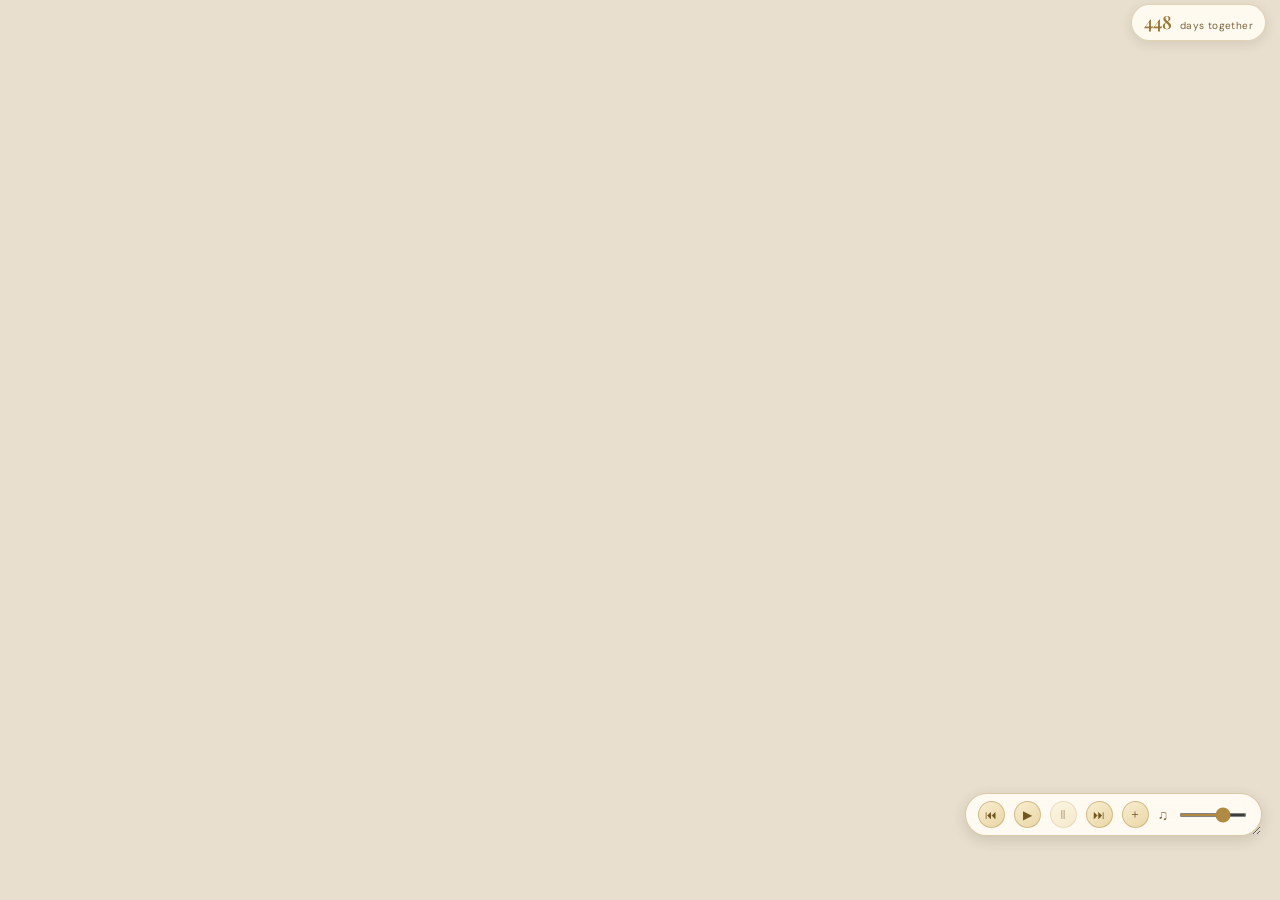
<file: index.html>
<!doctype html>
<html lang="en">
  <head>
    <meta charset="UTF-8" />
    <meta name="viewport" content="width=device-width, initial-scale=1.0" />
    <meta name="theme-color" content="#e9dfcc" />
    <title>Our little scrapbook</title>
    <link rel="preconnect" href="https://fonts.googleapis.com" />
    <link rel="preconnect" href="https://fonts.gstatic.com" crossorigin />
    <link href="https://fonts.googleapis.com/css2?family=Caveat:wght@400;500;600;700&family=DM+Sans:wght@400;500;600;700&family=Playfair+Display:wght@500;600&display=swap" rel="stylesheet" />
    <link rel="stylesheet" href="features.css" />
    <style>
      :root {
        color-scheme: light;
        font-family: "DM Sans", sans-serif;
        color: #36362f;
        background: #e8dfce;
        font-synthesis: none;
        text-rendering: optimizeLegibility;
        -webkit-font-smoothing: antialiased;
        --ink: #38372f;
        --muted: #898475;
        --paper: #f7f1e4;
        --theme-color: #58715b;
        --green: var(--theme-color);
        --desk-color: color-mix(in srgb, var(--theme-color) 12%, #e8dfce);
        --paper-color: color-mix(in srgb, var(--theme-color) 5%, #f7f1e4);
        --note-color: color-mix(in srgb, var(--theme-color) 14%, #f9e89e);
        --script: "Caveat", cursive;
      }

      * { box-sizing: border-box; }
      body { margin: 0; min-width: 320px; min-height: 100vh; }
      button { font: inherit; }
      #root { min-height: 100vh; }

      .desk {
        position: relative;
        display: grid;
        min-height: 100vh;
        place-items: center;
        overflow: hidden;
        padding: 34px clamp(14px, 4vw, 56px);
        background-color: var(--desk-color);
        background-image:
          radial-gradient(ellipse at 18% 22%, rgba(255, 255, 255, .47), transparent 38%),
          radial-gradient(ellipse at 84% 78%, rgba(172, 151, 111, .14), transparent 38%),
          url("data:image/svg+xml,%3Csvg viewBox='0 0 180 180' xmlns='http://www.w3.org/2000/svg'%3E%3Cfilter id='n'%3E%3CfeTurbulence type='fractalNoise' baseFrequency='.82' numOctaves='3' stitchTiles='stitch'/%3E%3C/filter%3E%3Crect width='100%25' height='100%25' filter='url(%23n)' opacity='.15'/%3E%3C/svg%3E");
        background-size: auto, auto, 190px 190px;
      }

      .scrapbook {
        position: relative;
        width: min(1120px, 100%);
        height: min(740px, calc(100vh - 68px));
        min-height: 570px;
        overflow: hidden;
        border: 1px solid rgba(112, 95, 64, .19);
        border-radius: 5px 8px 7px 5px;
        background-color: var(--paper-color);
        background-image:
          linear-gradient(90deg, transparent 49.8%, rgba(126, 111, 81, .10) 50%, rgba(255, 255, 255, .38) 50.2%, transparent 50.55%),
          radial-gradient(ellipse at 5% 10%, rgba(255, 255, 255, .7), transparent 45%),
          url("data:image/svg+xml,%3Csvg viewBox='0 0 180 180' xmlns='http://www.w3.org/2000/svg'%3E%3Cfilter id='p'%3E%3CfeTurbulence type='fractalNoise' baseFrequency='.7' numOctaves='3' stitchTiles='stitch'/%3E%3C/filter%3E%3Crect width='100%25' height='100%25' filter='url(%23p)' opacity='.10'/%3E%3C/svg%3E");
        background-size: 100% 100%, auto, 170px 170px;
        box-shadow: 0 25px 70px rgba(63, 49, 28, .2), 0 3px 8px rgba(66, 52, 33, .1), inset 0 0 0 8px rgba(255, 255, 255, .21);
      }

      .scrapbook::before {
        position: absolute;
        top: 0;
        bottom: 0;
        left: 50%;
        width: 18px;
        transform: translateX(-50%);
        background: linear-gradient(90deg, rgba(91, 76, 52, .03), rgba(91, 76, 52, .10), rgba(255, 255, 255, .22), rgba(91, 76, 52, .03));
        content: "";
        pointer-events: none;
      }

      .page-edge {
        position: absolute;
        inset: 12px;
        border: 1px solid rgba(130, 113, 81, .13);
        pointer-events: none;
      }

      .toolbar {
        position: absolute;
        z-index: 20;
        top: 26px;
        right: 34px;
        left: 34px;
        display: flex;
        align-items: center;
        justify-content: space-between;
        pointer-events: none;
      }

      .toolbar > * { pointer-events: auto; }

      .brand {
        display: flex;
        align-items: center;
        gap: 10px;
        color: #666252;
        font-size: 10px;
        font-weight: 700;
        letter-spacing: .16em;
        text-transform: uppercase;
      }

      .brand-mark {
        display: grid;
        width: 29px;
        height: 29px;
        place-items: center;
        border: 1px solid rgba(89, 107, 81, .3);
        border-radius: 50%;
        color: var(--green);
        font-size: 15px;
      }

      .tools { display: flex; gap: 7px; }

      .tool-button {
        display: flex;
        align-items: center;
        gap: 7px;
        padding: 9px 12px;
        border: 1px solid rgba(105, 94, 70, .2);
        border-radius: 3px;
        background: rgba(255, 252, 244, .72);
        color: #5b584b;
        font-size: 11px;
        cursor: pointer;
        box-shadow: 0 2px 3px rgba(64, 51, 30, .04);
        transition: transform 160ms ease, background 160ms ease;
      }

      .tool-button:hover { transform: translateY(-2px); background: #fffaf0; }
      .tool-button .plus { color: var(--green); font-size: 16px; line-height: 10px; }
      .tool-button .tool-icon { color: var(--green); font-size: 14px; line-height: 1; }
      .file-input { display: none; }

      .page-title {
        position: absolute;
        top: 17%;
        left: 50%;
        z-index: 1;
        width: 80%;
        transform: translateX(-50%);
        color: #817966;
        font-size: 9px;
        font-weight: 600;
        letter-spacing: .25em;
        text-align: center;
        text-transform: uppercase;
        pointer-events: none;
      }

      .page-title strong {
        display: block;
        margin-top: 9px;
        color: #47473c;
        font-family: "Playfair Display", Georgia, serif;
        font-size: clamp(24px, 3.4vw, 39px);
        font-weight: 500;
        letter-spacing: -.04em;
        text-transform: none;
      }

      .page-title em {
        display: block;
        margin-top: 6px;
        color: #898171;
        font-family: var(--script);
        font-size: 22px;
        font-style: normal;
        font-weight: 500;
        letter-spacing: 0;
        text-transform: none;
      }

      .page-number {
        position: absolute;
        right: 28px;
        bottom: 20px;
        z-index: 1;
        color: #9c947f;
        font-family: var(--script);
        font-size: 16px;
        pointer-events: none;
      }

      .item {
        position: absolute;
        z-index: 2;
        touch-action: none;
        user-select: none;
        cursor: grab;
        transform: translate(calc(-50% + var(--dx, 0px)), calc(-50% + var(--dy, 0px))) rotate(var(--angle, 0deg));
        transition: filter 150ms ease;
      }

      .item:active { cursor: grabbing; }
      .item.dragging { z-index: 30 !important; filter: drop-shadow(0 10px 12px rgba(50, 42, 30, .2)); }

      .note {
        width: 180px;
        min-height: 100px;
        padding: 14px 16px 13px;
        background: var(--note-color);
        color: #4a473b;
        box-shadow: 1px 5px 9px rgba(69, 54, 25, .16);
      }

      .note::after {
        position: absolute;
        right: 0;
        bottom: 0;
        width: 0;
        height: 0;
        border-bottom: 14px solid rgba(181, 154, 83, .22);
        border-left: 14px solid transparent;
        content: "";
      }

      .note-font { font-family: var(--script); }
      .note-date {
        margin-bottom: 4px;
        color: rgba(74, 71, 59, .66);
        font-family: var(--script);
        font-size: 14px;
      }
      .note-text { font-size: 21px; line-height: 1.05; }
      .note-sign {
        margin-top: 5px;
        color: #718067;
        font-size: 18px;
        text-align: right;
      }

      .photo {
        width: 186px;
        padding: 9px 9px 36px;
        background: #fffdf6;
        box-shadow: 0 5px 15px rgba(52, 44, 30, .2);
      }

      .photo img {
        display: block;
        width: 100%;
        aspect-ratio: 1.12;
        object-fit: cover;
        background: #d7d0bc;
        pointer-events: none;
      }

      .photo video {
        display: block;
        width: 100%;
        aspect-ratio: 1.12;
        background: #292820;
        object-fit: cover;
      }

      .photo video { pointer-events: auto; }
      .photo.video-photo { padding-bottom: 36px; }

      .custom-sticker {
        display: block;
        width: 76px;
        height: 76px;
        object-fit: contain;
        pointer-events: none;
      }

      .media-actions {
        position: absolute;
        top: -12px;
        right: -10px;
        z-index: 3;
        display: flex;
        gap: 3px;
      }

      .media-actions button, .letter-actions button {
        display: grid;
        width: 25px;
        height: 25px;
        place-items: center;
        border: 1px solid rgba(105, 94, 70, .2);
        border-radius: 50%;
        background: rgba(255, 252, 244, .96);
        color: #555145;
        box-shadow: 0 2px 5px rgba(64, 51, 30, .14);
        font-size: 15px;
        line-height: 1;
        cursor: pointer;
      }

      .media-actions button:hover, .letter-actions button:hover { background: #fff; }
      .media-actions .remove-item { color: #a64e43; }

      .item-actions {
        position: absolute;
        top: -13px;
        left: -9px;
        z-index: 4;
        display: flex;
        gap: 3px;
      }

      .item-actions button {
        display: grid;
        width: 23px;
        height: 23px;
        place-items: center;
        border: 1px solid rgba(105, 94, 70, .2);
        border-radius: 50%;
        background: rgba(255, 252, 244, .96);
        color: #555145;
        box-shadow: 0 2px 5px rgba(64, 51, 30, .14);
        font-size: 13px;
        line-height: 1;
        cursor: pointer;
      }

      .item-actions button:hover { background: white; }
      .item-actions .remove-item { color: #a64e43; }

      .note.note-lavender { background: #e6dcf3; }
      .note.note-rose { background: #f5dcd9; }
      .note.note-mint { background: #deebdc; }
      .note.note-sky { background: #dce8f1; }

      .save-button {
        position: fixed;
        right: 20px;
        bottom: 20px;
        z-index: 45;
        padding: 9px 16px;
        border: 1px solid rgba(79, 102, 79, .3);
        border-radius: 20px;
        background: var(--theme-color);
        color: #fffdf6;
        box-shadow: 0 3px 12px rgba(64, 51, 30, .16);
        font-size: 11px;
        cursor: pointer;
      }

      .save-button:hover { filter: brightness(1.08); }
      .save-status { position: fixed; right: 100px; bottom: 29px; z-index: 45; color: #5b584b; font-size: 10px; }

      .selection-tools {
        position: fixed;
        bottom: 61px;
        left: 50%;
        z-index: 45;
        display: flex;
        align-items: center;
        gap: 5px;
        padding: 6px 9px;
        transform: translateX(-50%);
        border: 1px solid rgba(105, 94, 70, .2);
        border-radius: 22px;
        background: rgba(255, 252, 244, .96);
        box-shadow: 0 3px 12px rgba(64, 51, 30, .14);
      }

      .selection-tools span { padding: 0 5px; color: #716b5b; font-size: 10px; }
      .selection-tools button {
        display: grid;
        width: 28px;
        height: 28px;
        place-items: center;
        border: 1px solid rgba(105, 94, 70, .16);
        border-radius: 50%;
        background: #fffaf0;
        color: #555145;
        cursor: pointer;
      }

      .selection-tools button:hover { background: white; }
      .selection-tools .remove-item { color: #a64e43; }

      .theme-control {
        position: fixed;
        bottom: 20px;
        left: 20px;
        z-index: 45;
        display: flex;
        align-items: center;
        gap: 7px;
        padding: 8px 11px;
        border: 1px solid rgba(105, 94, 70, .23);
        border-radius: 20px;
        background: rgba(255, 252, 244, .92);
        color: #5b584b;
        box-shadow: 0 3px 12px rgba(64, 51, 30, .12);
        font-size: 10px;
        cursor: pointer;
      }

      .theme-control input {
        width: 19px;
        height: 19px;
        padding: 0;
        overflow: hidden;
        border: 1px solid rgba(105, 94, 70, .25);
        border-radius: 50%;
        background: transparent;
        cursor: pointer;
      }

      .media.photo { width: var(--media-width, 186px); }
      .media.photo img, .media.photo video { width: 100%; }

      .photo-caption {
        position: absolute;
        right: 5px;
        bottom: 1px;
        left: 5px;
        overflow: hidden;
        color: #575348;
        font-size: 19px;
        text-align: center;
        text-overflow: ellipsis;
        white-space: nowrap;
      }

      .photo-caption small {
        display: block;
        margin-top: -1px;
        font-size: 13px;
        line-height: 1;
      }

      .sticker {
        display: grid;
        width: 75px;
        height: 75px;
        place-items: center;
        filter: drop-shadow(1px 3px 2px rgba(50, 42, 30, .14));
        font-size: 55px;
        line-height: 1;
      }

      .tape {
        width: 104px;
        height: 28px;
        border: 1px solid rgba(163, 128, 77, .12);
        background: repeating-linear-gradient(45deg, rgba(250, 222, 169, .72), rgba(250, 222, 169, .72) 5px, rgba(247, 215, 155, .72) 5px, rgba(247, 215, 155, .72) 10px);
        box-shadow: 0 2px 5px rgba(70, 53, 26, .12);
        opacity: .88;
        backdrop-filter: blur(1px);
      }

      .drag-hint {
        position: absolute;
        right: 0;
        bottom: 20px;
        left: 0;
        z-index: 1;
        color: #8c8574;
        font-family: var(--script);
        font-size: 17px;
        text-align: center;
        pointer-events: none;
      }

      .page-nav {
        position: absolute;
        top: 50%;
        z-index: 40;
        display: grid;
        width: 42px;
        height: 42px;
        transform: translateY(-50%);
        place-items: center;
        border: 1px solid rgba(105, 94, 70, .23);
        border-radius: 50%;
        background: rgba(255, 252, 244, .88);
        color: #5b584b;
        box-shadow: 0 3px 12px rgba(64, 51, 30, .12);
        font-size: 20px;
        text-decoration: none;
        transition: transform 160ms ease, background 160ms ease;
      }

      .page-nav:hover { transform: translateY(-50%) scale(1.07); background: #fffaf0; }
      .page-nav:disabled { opacity: .52; cursor: default; }
      .page-nav:disabled:hover { transform: translateY(-50%); }
      .page-nav.previous { left: max(8px, calc((100% - 1120px) / 2 - 54px)); }
      .page-nav.next { right: max(8px, calc((100% - 1120px) / 2 - 54px)); }

      .note-editor-backdrop {
        position: fixed;
        inset: 0;
        z-index: 100;
        display: grid;
        place-items: center;
        padding: 18px;
        background: rgba(53, 47, 37, .34);
        backdrop-filter: blur(3px);
      }

      .note-editor {
        width: min(390px, 100%);
        padding: 23px;
        border: 1px solid rgba(112, 95, 64, .2);
        background: #fbf5e8;
        box-shadow: 0 16px 50px rgba(39, 32, 23, .25);
      }

      .note-editor h2 {
        margin: 0 0 16px;
        color: #47473c;
        font-family: var(--script);
        font-size: 31px;
        font-weight: 600;
      }

      .note-editor label {
        display: block;
        margin: 12px 0 5px;
        color: #716b5b;
        font-size: 10px;
        letter-spacing: .07em;
        text-transform: uppercase;
      }

      .note-editor input, .note-editor textarea {
        width: 100%;
        padding: 9px 10px;
        border: 1px solid rgba(105, 94, 70, .2);
        border-radius: 2px;
        outline-color: #839078;
        background: rgba(255, 255, 255, .62);
        color: var(--ink);
        font: 17px var(--script);
      }

      .note-editor textarea { min-height: 92px; resize: vertical; }
      .note-editor select { width: 100%; padding: 9px 10px; border: 1px solid rgba(105, 94, 70, .2); background: rgba(255, 255, 255, .62); color: var(--ink); }
      .note-editor-actions { display: flex; justify-content: flex-end; gap: 8px; margin-top: 16px; }
      .note-editor-actions button { padding: 8px 13px; border: 1px solid rgba(105, 94, 70, .2); background: #fffaf0; color: #5b584b; cursor: pointer; }
      .note-editor-actions button[type="submit"] { background: #58715b; color: #fffdf6; }

      @media (max-width: 680px) {
        .desk { min-height: 100svh; padding: 10px; }
        .scrapbook { height: calc(100svh - 20px); min-height: 560px; }
        .toolbar { top: 20px; right: 18px; left: 18px; align-items: flex-start; }
        .brand { gap: 6px; font-size: 8px; }
        .brand-mark { width: 25px; height: 25px; }
        .tools { max-width: 69%; justify-content: flex-end; flex-wrap: wrap; }
        .tool-button { padding: 7px 8px; font-size: 10px; }
        .tool-button .tool-icon { font-size: 13px; }
        .page-title { top: 16%; }
        .note { width: 145px; min-height: 88px; padding: 11px 12px; }
        .note-text { font-size: 19px; }
        .media.photo { width: var(--media-width, 150px); padding: 7px 7px 32px; }
        .sticker { width: 58px; height: 58px; font-size: 43px; }
        .custom-sticker { width: 58px; height: 58px; }
        .tape { width: 82px; height: 23px; }
        .page-nav { width: 35px; height: 35px; font-size: 17px; }
        .page-nav.previous { left: 3px; }
        .page-nav.next { right: 3px; }
      }
    </style>
    <script type="importmap">
      {
        "imports": {
          "react": "https://esm.sh/react@18.3.1",
          "react/jsx-runtime": "https://esm.sh/react@18.3.1/jsx-runtime?external=react",
          "react/jsx-dev-runtime": "https://esm.sh/react@18.3.1/jsx-dev-runtime?external=react",
          "react-dom/client": "https://esm.sh/react-dom@18.3.1/client?external=react"
        }
      }
    </script>
  </head>
  <body>
    <div id="root"></div>
    <script type="module">
      import React, { useRef, useState } from "react";
      import { createRoot } from "react-dom/client";

      // Customize the names, keepsakes, and opening layout here.
      const Configuration = {
        names: ["ANKIT", "SUMAN"],
        subtitle: "little things, kept close",
        items: [
          { id: "photo-lake", type: "photo", x: 27, y: 48, angle: -7, imageUrl: "https://images.unsplash.com/photo-1470770841072-f978cf4d019e?auto=format&fit=crop&w=700&q=85", date: "June 3, 2023", caption: "that quiet little getaway" },
          { id: "note-first", type: "note", x: 70, y: 46, angle: 5, date: "October 14, 2022", text: "The night we met. I knew there was something ✨", sign: "— ANKIT" },
          { id: "tape-photo", type: "tape", x: 27, y: 37, angle: -7 },
          { id: "sticker-flower", type: "sticker", x: 43, y: 63, angle: 10, emoji: "🌼" },
          { id: "photo-coffee", type: "photo", x: 57, y: 70, angle: 6, imageUrl: "https://images.unsplash.com/photo-1511920170033-f8396924c348?auto=format&fit=crop&w=700&q=85", date: "February 11, 2024", caption: "our slow Sunday" },
          { id: "tape-note", type: "tape", x: 70, y: 38, angle: 5 },
          { id: "sticker-heart", type: "sticker", x: 80, y: 67, angle: -8, emoji: "💌" },
          { id: "note-little", type: "note", x: 39, y: 79, angle: -4, date: "A tiny reminder", text: "My favorite place is right next to you.", sign: "love, always" },
        ],
      };

      const STORAGE_KEY = "scrapbook-page1";

      function openAssetStore() {
        return new Promise((resolve, reject) => {
          const request = indexedDB.open("our-little-scrapbook", 1);
          request.onupgradeneeded = () => request.result.createObjectStore("assets");
          request.onsuccess = () => resolve(request.result);
          request.onerror = () => reject(request.error);
        });
      }

      async function saveAsset(key, file) {
        const db = await openAssetStore();
        await new Promise((resolve, reject) => {
          const transaction = db.transaction("assets", "readwrite");
          transaction.objectStore("assets").put(file, key);
          transaction.oncomplete = resolve;
          transaction.onerror = () => reject(transaction.error);
          transaction.onabort = () => reject(transaction.error);
        });
        db.close();
      }

      async function loadAsset(key) {
        const db = await openAssetStore();
        const blob = await new Promise((resolve, reject) => {
          const request = db.transaction("assets").objectStore("assets").get(key);
          request.onsuccess = () => resolve(request.result);
          request.onerror = () => reject(request.error);
        });
        db.close();
        return blob;
      }

      function Draggable({ item, children, zIndex, onRaise, className = "", onMove }) {
        const [offset, setOffset] = useState({ x: item.dx || 0, y: item.dy || 0 });
        const [dragging, setDragging] = useState(false);
        const start = useRef(null);

        React.useEffect(() => {
          setOffset({ x: item.dx || 0, y: item.dy || 0 });
        }, [item.dx, item.dy]);

        function onPointerDown(event) {
          if (event.button !== undefined && event.button !== 0) return;
          if (event.target.closest("video, button")) return;
          event.preventDefault();
          event.stopPropagation();
          start.current = { pointerX: event.clientX, pointerY: event.clientY, x: offset.x, y: offset.y };
          event.currentTarget.setPointerCapture(event.pointerId);
          setDragging(true);
          onRaise(item.id);
        }

        function onPointerMove(event) {
          if (!start.current) return;
          const nextOffset = {
            x: start.current.x + event.clientX - start.current.pointerX,
            y: start.current.y + event.clientY - start.current.pointerY,
          };
          setOffset(nextOffset);
          onMove(item.id, nextOffset);
        }

        function onPointerUp() {
          start.current = null;
          setDragging(false);
        }

        return React.createElement(
          "div",
          {
            className: `item ${className}${dragging ? " dragging" : ""}`,
            style: {
              left: `${item.x}%`,
              top: `${item.y}%`,
              "--angle": `${item.angle || 0}deg`,
              "--dx": `${offset.x}px`,
              "--dy": `${offset.y}px`,
              "--media-width": `${item.width || (window.innerWidth <= 680 ? 150 : 186)}px`,
              zIndex,
            },
            onPointerDown,
            onPointerMove,
            onPointerUp,
            onPointerCancel: onPointerUp,
          },
          children,
        );
      }

      function ScrapItem({ item, selected, zIndex, onRaise, onRemove, onResize, onRotate, onEdit, onMove }) {
        let content;
        let className = "";

        if (item.type === "photo" || item.type === "video") {
          className = `photo media${item.type === "video" ? " video-photo" : ""}`;
          content = React.createElement(
            React.Fragment,
            null,
            item.type === "video"
              ? React.createElement("video", {
                  src: item.mediaUrl,
                  controls: true,
                  playsInline: true,
                  preload: "metadata",
                  "aria-label": item.caption || "Scrapbook video",
                  onClick: (event) => { event.stopPropagation(); onRaise(item.id); },
                })
              : React.createElement("img", { src: item.imageUrl, alt: item.caption || "A scrapbook memory", draggable: false }),
            React.createElement("div", { className: "photo-caption note-font" },
              item.caption,
              item.date && React.createElement("small", null, item.date),
            ),
          );
        } else if (item.type === "note") {
          className = `note${item.noteStyle ? ` note-${item.noteStyle}` : ""}`;
          content = React.createElement(
            React.Fragment,
            null,
            React.createElement("div", { className: "note-date note-font" }, item.date),
            React.createElement("div", { className: "note-text note-font" }, item.text),
            React.createElement("div", { className: "note-sign note-font" }, item.sign),
          );
        } else if (item.type === "sticker") {
          className = "sticker";
          content = item.imageUrl
            ? React.createElement("img", { className: "custom-sticker", src: item.imageUrl, alt: item.caption || "Custom sticker", draggable: false })
            : item.emoji || "✿";
        } else {
          className = "tape";
        }

        const controls = !selected || item.type === "photo" || item.type === "video"
          ? null
          : React.createElement("div", { className: "item-actions", "aria-label": "Item controls" },
              item.type === "note" && React.createElement("button", {
                type: "button", "aria-label": "Edit note", title: "Edit note",
                onClick: (event) => { event.stopPropagation(); onEdit(item); },
              }, "✎"),
              React.createElement("button", {
                type: "button", "aria-label": "Rotate item left", title: "Rotate left",
                onClick: (event) => { event.stopPropagation(); onRotate(item.id, -10); },
              }, "↶"),
              React.createElement("button", {
                type: "button", "aria-label": "Rotate item right", title: "Rotate right",
                onClick: (event) => { event.stopPropagation(); onRotate(item.id, 10); },
              }, "↷"),
              React.createElement("button", {
                className: "remove-item", type: "button", "aria-label": "Remove item", title: "Remove",
                onClick: (event) => { event.stopPropagation(); onRemove(item.id); },
              }, "×"),
            );

        return React.createElement(Draggable, { item, zIndex, onRaise, onMove, className },
          content,
          selected && (item.type === "photo" || item.type === "video")
            ? React.createElement("div", { className: "media-actions", "aria-label": "Media controls" },
                React.createElement("button", { type: "button", "aria-label": "Rotate media left", onClick: (event) => { event.stopPropagation(); onRotate(item.id, -10); } }, "↶"),
                React.createElement("button", { type: "button", "aria-label": "Rotate media right", onClick: (event) => { event.stopPropagation(); onRotate(item.id, 10); } }, "↷"),
                React.createElement("button", { type: "button", "aria-label": "Make media smaller", onClick: (event) => { event.stopPropagation(); onResize(item.id, -20); } }, "−"),
                React.createElement("button", { type: "button", "aria-label": "Make media larger", onClick: (event) => { event.stopPropagation(); onResize(item.id, 20); } }, "+"),
                React.createElement("button", { className: "remove-item", type: "button", "aria-label": "Remove media", onClick: (event) => { event.stopPropagation(); onRemove(item.id); } }, "×"),
              )
            : controls,
        );
      }

      function App() {
        const [items, setItems] = useState(() => {
          try {
            return JSON.parse(localStorage.getItem(STORAGE_KEY)) || Configuration.items;
          } catch (error) {
            console.error("Could not read the saved scrapbook.", error);
            return Configuration.items;
          }
        });
        const [raisedId, setRaisedId] = useState(null);
        const [noteEditorOpen, setNoteEditorOpen] = useState(false);
        const [editingNoteId, setEditingNoteId] = useState(null);
        const [noteDraft, setNoteDraft] = useState({ date: "", text: "", sign: "", noteStyle: "" });
        const [saveStatus, setSaveStatus] = useState("");
        const nextId = useRef(Date.now());
        const photoInput = useRef(null);
        const videoInput = useRef(null);
        const stickerInput = useRef(null);
        const [themeColor, setThemeColor] = useState(() => localStorage.getItem("scrapbook-theme") || "#58715b");

        React.useEffect(() => {
          document.documentElement.style.setProperty("--theme-color", themeColor);
        }, [themeColor]);

        React.useEffect(() => {
          let cancelled = false;
          async function restoreLocalMedia() {
            const restored = await Promise.all(items.map(async (item) => {
              if (!item.assetKey) return item;
              const blob = await loadAsset(item.assetKey);
              if (!blob) return item;
              const url = URL.createObjectURL(blob);
              return {
                ...item,
                objectUrl: url,
                ...(item.type === "video" ? { mediaUrl: url } : { imageUrl: url }),
              };
            }));
            if (!cancelled) {
              const restoredById = new Map(restored.filter((item) => item.assetKey).map((item) => [item.id, item]));
              setItems((current) => current.map((item) => {
                const restoredItem = restoredById.get(item.id);
                return restoredItem ? { ...item, objectUrl: restoredItem.objectUrl, imageUrl: restoredItem.imageUrl, mediaUrl: restoredItem.mediaUrl } : item;
              }));
            }
          }
          restoreLocalMedia().catch((error) => {
            console.error("Could not restore saved local media.", error);
            setSaveStatus("Could not restore saved media");
          });
          return () => { cancelled = true; };
        }, []);

        function changeTheme(event) {
          const color = event.target.value;
          setThemeColor(color);
          localStorage.setItem("scrapbook-theme", color);
        }

        function removeItem(id) {
          const item = items.find((entry) => entry.id === id);
          if (item && item.objectUrl) URL.revokeObjectURL(item.objectUrl);
          setItems((current) => current.filter((item) => item.id !== id));
          if (raisedId === id) setRaisedId(null);
        }

        function resizeMedia(id, amount) {
          setItems((current) => current.map((item) => {
            if (item.id !== id) return item;
            const baseWidth = window.innerWidth <= 680 ? 150 : 186;
            const width = item.width || baseWidth;
            return { ...item, width: Math.min(360, Math.max(90, width + amount)) };
          }));
        }

        function addItem(type, details = {}) {
          const index = nextId.current++;
          const samples = {
            note: { type, date: "A little note", text: "Write down a little something worth remembering.", sign: "— me", noteStyle: "", x: 47, y: 54, angle: (index % 2 ? 1 : -1) * 3 },
            photo: { type, imageUrl: "https://images.unsplash.com/photo-1500530855697-b586d89ba3ee?auto=format&fit=crop&w=700&q=85", caption: "a day to remember", x: 52, y: 56, angle: (index % 2 ? 1 : -1) * 4 },
            video: { type, caption: "a little video to remember", x: 52, y: 56, angle: (index % 2 ? 1 : -1) * 4 },
            sticker: { type, emoji: ["🌷", "⭐", "💛", "🍓", "🦋", "🌙", "🌈", "🍒", "🐝", "🌻", "🪻", "✨", "☁️", "🍀", "🧸", "🎀"][index % 16], x: 48, y: 52, angle: index % 2 ? 8 : -8 },
            tape: { type, x: 50, y: 55, angle: (index % 2 ? 1 : -1) * 8 },
          };
          const item = { ...samples[type], ...details, id: `added-${type}-${index}` };
          setItems((current) => [...current, item]);
          setRaisedId(item.id);
        }

        async function addLocalFiles(event, type) {
          const files = Array.from(event.target.files || []);
          for (const [index, file] of files.entries()) {
            const id = `local-${Date.now()}-${nextId.current++}`;
            const assetKey = `${id}-${file.name}`;
            try {
              await saveAsset(assetKey, file);
              const url = URL.createObjectURL(file);
              const isSticker = type === "sticker";
              addItem(isSticker ? "sticker" : type, {
                ...(isSticker
                  ? { imageUrl: url, caption: file.name }
                  : {
                      mediaUrl: url,
                      imageUrl: url,
                      caption: file.name.replace(/\.[^.]+$/, ""),
                    }),
                objectUrl: url,
                assetKey,
                x: 43 + ((items.length + index) % 4) * 4,
                y: 52 + ((items.length + index) % 3) * 5,
                angle: ((items.length + index) % 2 ? 1 : -1) * 3,
              });
            } catch (error) {
              console.error(`Could not save ${file.name}.`, error);
              setSaveStatus(`Could not add ${file.name}`);
            }
          }
          event.target.value = "";
        }

        function saveAll() {
          try {
            const previousItems = JSON.parse(localStorage.getItem(STORAGE_KEY) || "[]");
            const savedItems = items.map((item) => {
              const { objectUrl, mediaUrl, ...savedItem } = item;
              if (savedItem.assetKey) delete savedItem.imageUrl;
              return savedItem;
            });
            localStorage.setItem(STORAGE_KEY, JSON.stringify(savedItems));
            setRaisedId(null);
            setSaveStatus("Saved");
            window.setTimeout(() => setSaveStatus(""), 2200);
            const currentAssetKeys = new Set(savedItems.map((item) => item.assetKey).filter(Boolean));
            const removedAssetKeys = previousItems.map((item) => item.assetKey).filter((key) => key && !currentAssetKeys.has(key));
            if (removedAssetKeys.length) {
              openAssetStore().then((db) => {
                const transaction = db.transaction("assets", "readwrite");
                removedAssetKeys.forEach((key) => transaction.objectStore("assets").delete(key));
                transaction.oncomplete = () => db.close();
                transaction.onerror = () => {
                  console.error("Could not remove unused saved media.", transaction.error);
                  db.close();
                };
              }).catch((error) => console.error("Could not clean saved media storage.", error));
            }
          } catch (error) {
            console.error("Could not save the scrapbook.", error);
            setSaveStatus("Save failed — check browser storage");
          }
        }

        function updateItem(id, changes) {
          setItems((current) => current.map((item) => item.id === id ? { ...item, ...changes } : item));
        }

        function rotateItem(id, amount) {
          const item = items.find((entry) => entry.id === id);
          if (item) updateItem(id, { angle: (item.angle || 0) + amount });
        }

        function moveItem(id, offset) {
          updateItem(id, { dx: offset.x, dy: offset.y });
        }

        function openNoteEditor(item = null) {
          setEditingNoteId(item ? item.id : null);
          setNoteDraft(item
            ? { date: item.date || "", text: item.text || "", sign: item.sign || "", noteStyle: item.noteStyle || "" }
            : { date: "", text: "", sign: "", noteStyle: "" });
          setNoteEditorOpen(true);
        }

        function saveNote(event) {
          event.preventDefault();
          const note = {
            date: noteDraft.date || "A little note",
            text: noteDraft.text.trim() || "Write down a little something worth remembering.",
            sign: noteDraft.sign || "— me",
            noteStyle: noteDraft.noteStyle,
          };
          if (editingNoteId) updateItem(editingNoteId, note);
          else addItem("note", { ...note, x: 47, y: 54 });
          setNoteDraft({ date: "", text: "", sign: "", noteStyle: "" });
          setEditingNoteId(null);
          setNoteEditorOpen(false);
        }

        const selectedItem = items.find((item) => item.id === raisedId);

        return React.createElement(
          "main",
          { className: "desk" },
          React.createElement("label", { className: "theme-control", title: "Change page colors" },
            "Page color",
            React.createElement("input", {
              type: "color",
              value: themeColor,
              "aria-label": "Change website color",
              onChange: changeTheme,
            }),
          ),
          React.createElement("span", { className: "save-status", role: "status" }, saveStatus),
          React.createElement("button", { className: "save-button", type: "button", onClick: saveAll }, "Save page"),
          selectedItem && React.createElement("div", { className: "selection-tools", "aria-label": "Selected item controls" },
            React.createElement("span", null, selectedItem.type === "note" ? "Selected note" : `Selected ${selectedItem.type}`),
            selectedItem.type === "note" && React.createElement("button", {
              type: "button", "aria-label": "Edit selected note", title: "Edit note",
              onClick: () => openNoteEditor(selectedItem),
            }, "✎"),
            React.createElement("button", {
              type: "button", "aria-label": "Rotate selected item left", title: "Rotate left",
              onClick: () => rotateItem(selectedItem.id, -10),
            }, "↶"),
            React.createElement("button", {
              type: "button", "aria-label": "Rotate selected item right", title: "Rotate right",
              onClick: () => rotateItem(selectedItem.id, 10),
            }, "↷"),
            (selectedItem.type === "photo" || selectedItem.type === "video") && React.createElement(React.Fragment, null,
              React.createElement("button", {
                type: "button", "aria-label": "Resize selected media smaller", title: "Make smaller",
                onClick: () => resizeMedia(selectedItem.id, -20),
              }, "−"),
              React.createElement("button", {
                type: "button", "aria-label": "Resize selected media larger", title: "Make larger",
                onClick: () => resizeMedia(selectedItem.id, 20),
              }, "+"),
            ),
            React.createElement("button", {
              className: "remove-item", type: "button", "aria-label": "Remove selected item", title: "Remove",
              onClick: () => removeItem(selectedItem.id),
            }, "×"),
          ),
          React.createElement("button", {
            className: "page-nav previous",
            type: "button",
            disabled: true,
            "aria-label": "Previous page",
            title: "You're on the first page",
          }, "‹"),
          React.createElement("a", {
            className: "page-nav next",
            href: "second.html",
            "aria-label": "Next page",
            title: "Turn to page two",
          }, "›"),
          React.createElement("section", { className: "scrapbook", "aria-label": "Draggable digital scrapbook" },
            React.createElement("div", { className: "page-edge" }),
            React.createElement("header", { className: "toolbar" },
              React.createElement("div", { className: "brand" },
                React.createElement("span", { className: "brand-mark", "aria-hidden": true }, "✿"),
                React.createElement("span", null, "our little scrapbook"),
              ),
              React.createElement("nav", { className: "tools", "aria-label": "Add scrapbook pieces" },
                React.createElement("button", {
                  className: "tool-button",
                  type: "button",
                  onClick: () => photoInput.current.click(),
                  "aria-label": "Add local photos",
                  title: "Add local photos",
                }, React.createElement("span", { className: "tool-icon", "aria-hidden": true }, "▧"), "Photo"),
                React.createElement("button", {
                  className: "tool-button",
                  type: "button",
                  onClick: () => videoInput.current.click(),
                  "aria-label": "Add local videos",
                  title: "Add local videos",
                }, React.createElement("span", { className: "tool-icon", "aria-hidden": true }, "▶"), "Video"),
                React.createElement("button", {
                  className: "tool-button",
                  type: "button",
                  onClick: () => openNoteEditor(),
                  "aria-label": "Write a note",
                }, React.createElement("span", { className: "tool-icon", "aria-hidden": true }, "✎"), "Note"),
                React.createElement("button", {
                  className: "tool-button",
                  type: "button",
                  onClick: () => addItem("sticker"),
                  "aria-label": "Add a sticker",
                }, React.createElement("span", { className: "tool-icon", "aria-hidden": true }, "✿"), "Sticker"),
                React.createElement("button", {
                  className: "tool-button sticker-upload",
                  type: "button",
                  onClick: () => stickerInput.current.click(),
                  "aria-label": "Add a local sticker image",
                  title: "Add a local sticker image",
                }, React.createElement("span", { className: "tool-icon", "aria-hidden": true }, "⬆"), "Sticker image"),
                React.createElement("button", {
                  className: "tool-button",
                  type: "button",
                  onClick: () => addItem("tape"),
                  "aria-label": "Add tape",
                }, React.createElement("span", { className: "tool-icon", "aria-hidden": true }, "▰"), "Tape"),
                React.createElement("input", {
                  ref: photoInput,
                  className: "file-input",
                  type: "file",
                  accept: "image/*",
                  multiple: true,
                  "aria-label": "Choose local photos",
                  onChange: (event) => addLocalFiles(event, "photo"),
                }),
                React.createElement("input", {
                  ref: videoInput,
                  className: "file-input",
                  type: "file",
                  accept: "video/*",
                  multiple: true,
                  "aria-label": "Choose local videos",
                  onChange: (event) => addLocalFiles(event, "video"),
                }),
                React.createElement("input", {
                  ref: stickerInput,
                  className: "file-input",
                  type: "file",
                  accept: "image/*",
                  multiple: true,
                  "aria-label": "Choose local sticker images",
                  onChange: (event) => addLocalFiles(event, "sticker"),
                }),
              ),
            ),
            React.createElement("div", { className: "page-title" },
              "A collection of us",
              React.createElement("strong", null, `${Configuration.names[0]} & ${Configuration.names[1]}`),
              React.createElement("em", null, Configuration.subtitle),
            ),
            ...items.map((item, index) =>
              React.createElement(ScrapItem, {
                key: item.id,
                item,
                selected: item.id === raisedId,
                zIndex: item.id === raisedId ? 10 + items.length : index + 2,
                onRaise: setRaisedId,
                onRemove: removeItem,
                onResize: resizeMedia,
                onRotate: rotateItem,
                onEdit: openNoteEditor,
                onMove: moveItem,
              }),
            ),
            React.createElement("div", { className: "drag-hint" }, "pick something up & move it around"),
            React.createElement("div", { className: "page-number" }, "p. 01"),
          ),
          noteEditorOpen && React.createElement("div", {
            className: "note-editor-backdrop",
            onMouseDown: (event) => {
              if (event.target === event.currentTarget) setNoteEditorOpen(false);
            },
          },
            React.createElement("form", { className: "note-editor", onSubmit: saveNote },
              React.createElement("h2", null, editingNoteId ? "Edit your note" : "A little note"),
              React.createElement("label", { htmlFor: "note-date" }, "Date or heading"),
              React.createElement("input", {
                id: "note-date",
                value: noteDraft.date,
                placeholder: "A tiny reminder",
                onChange: (event) => setNoteDraft({ ...noteDraft, date: event.target.value }),
              }),
              React.createElement("label", { htmlFor: "note-text" }, "Your note"),
              React.createElement("textarea", {
                id: "note-text",
                required: true,
                value: noteDraft.text,
                placeholder: "Write something worth remembering...",
                onChange: (event) => setNoteDraft({ ...noteDraft, text: event.target.value }),
              }),
              React.createElement("label", { htmlFor: "note-sign" }, "Sign off"),
              React.createElement("input", {
                id: "note-sign",
                value: noteDraft.sign,
                placeholder: "— with love",
                onChange: (event) => setNoteDraft({ ...noteDraft, sign: event.target.value }),
              }),
              React.createElement("label", { htmlFor: "note-style" }, "Paper style"),
              React.createElement("select", {
                id: "note-style",
                value: noteDraft.noteStyle,
                onChange: (event) => setNoteDraft({ ...noteDraft, noteStyle: event.target.value }),
              },
                React.createElement("option", { value: "" }, "Sunshine yellow"),
                React.createElement("option", { value: "lavender" }, "Lavender"),
                React.createElement("option", { value: "rose" }, "Soft rose"),
                React.createElement("option", { value: "mint" }, "Garden mint"),
                React.createElement("option", { value: "sky" }, "Cloud blue"),
              ),
              React.createElement("div", { className: "note-editor-actions" },
                React.createElement("button", { type: "button", onClick: () => setNoteEditorOpen(false) }, "Cancel"),
                React.createElement("button", { type: "submit" }, editingNoteId ? "Save note" : "Add note"),
              ),
            ),
          ),
        );
      }

      createRoot(document.getElementById("root")).render(React.createElement(App));
    </script>
    <script src="features.js"></script>
  </body>
</html>
</file>
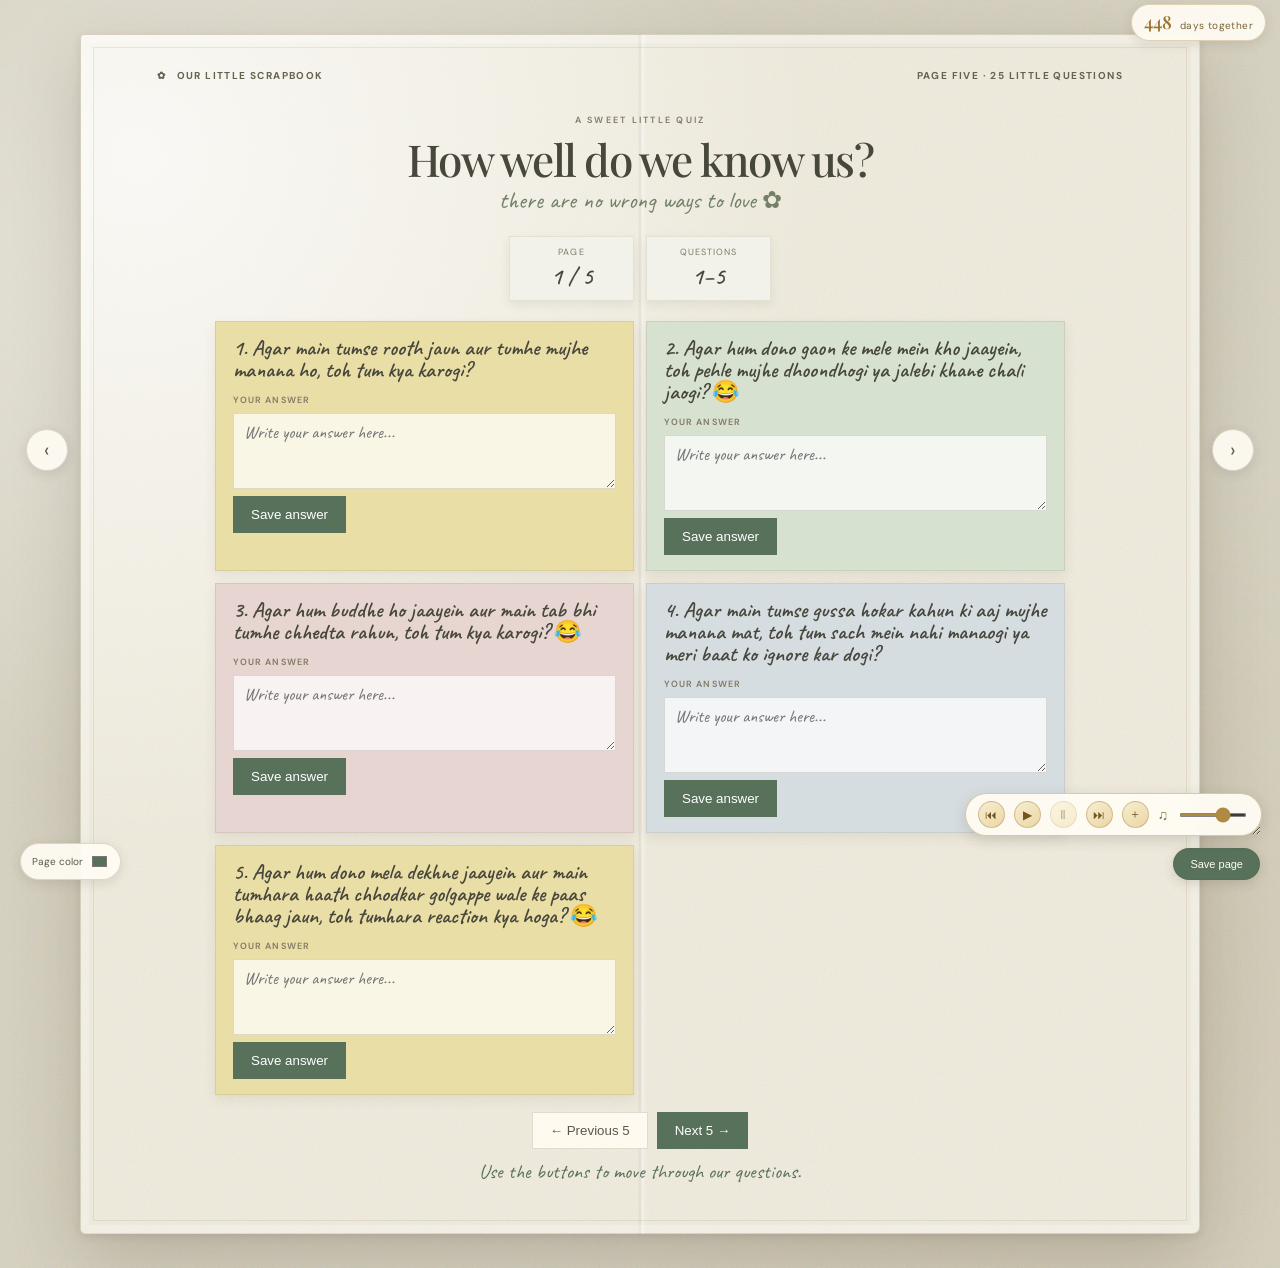
<file: fifth.html>
<!doctype html>
<html lang="en">
  <head>
    <meta charset="UTF-8" />
    <meta name="viewport" content="width=device-width, initial-scale=1.0" />
    <meta name="theme-color" content="#e9dfcc" />
    <title>How well do we know us?</title>
    <link rel="preconnect" href="https://fonts.googleapis.com" />
    <link rel="preconnect" href="https://fonts.gstatic.com" crossorigin />
    <link href="https://fonts.googleapis.com/css2?family=Caveat:wght@400;500;600;700&family=DM+Sans:wght@400;500;600;700&family=Playfair+Display:wght@500;600&display=swap" rel="stylesheet" />
    <link rel="stylesheet" href="features.css" />
    <style>
      :root { color-scheme: light; font-family: "DM Sans",sans-serif; color: #36362f; --theme-color: #58715b; --desk: color-mix(in srgb,var(--theme-color) 12%,#e8dfce); --paper: color-mix(in srgb,var(--theme-color) 5%,#f7f1e4); --script: "Caveat",cursive; background: var(--desk); }
      * { box-sizing: border-box; }
      body { min-width: 320px; min-height: 100vh; margin: 0; }
      .desk { min-height: 100vh; display: grid; place-items: center; padding: 34px clamp(14px,4vw,56px); background: var(--desk); background-image: radial-gradient(ellipse at 18% 22%,rgba(255,255,255,.47),transparent 38%),radial-gradient(ellipse at 84% 78%,rgba(172,151,111,.14),transparent 38%),url("data:image/svg+xml,%3Csvg viewBox='0 0 180 180' xmlns='http://www.w3.org/2000/svg'%3E%3Cfilter id='n'%3E%3CfeTurbulence type='fractalNoise' baseFrequency='.82' numOctaves='3' stitchTiles='stitch'/%3E%3C/filter%3E%3Crect width='100%25' height='100%25' filter='url(%23n)' opacity='.15'/%3E%3C/svg%3E"); background-size: auto,auto,190px 190px; }
      .book { position: relative; width: min(1120px,100%); min-height: min(740px,calc(100vh - 68px)); padding: 34px clamp(24px,6vw,76px) 48px; border: 1px solid rgba(112,95,64,.19); border-radius: 5px 8px 7px 5px; background-color: var(--paper); background-image: linear-gradient(90deg,transparent 49.8%,rgba(126,111,81,.1) 50%,rgba(255,255,255,.38) 50.2%,transparent 50.55%),radial-gradient(ellipse at 5% 10%,rgba(255,255,255,.7),transparent 45%),url("data:image/svg+xml,%3Csvg viewBox='0 0 180 180' xmlns='http://www.w3.org/2000/svg'%3E%3Cfilter id='p'%3E%3CfeTurbulence type='fractalNoise' baseFrequency='.7' numOctaves='3' stitchTiles='stitch'/%3E%3C/filter%3E%3Crect width='100%25' height='100%25' filter='url(%23p)' opacity='.10'/%3E%3C/svg%3E"); background-size: 100% 100%,auto,170px 170px; box-shadow: 0 25px 70px rgba(63,49,28,.2),0 3px 8px rgba(66,52,33,.1),inset 0 0 0 8px rgba(255,255,255,.21); }
      .book::before { position: absolute; inset: 12px; border: 1px solid rgba(130,113,81,.13); content: ""; pointer-events: none; }
      .topline { position: relative; z-index: 1; display: flex; justify-content: space-between; color: #666252; font-size: 10px; font-weight: 700; letter-spacing: .14em; text-transform: uppercase; }
      .topline a { color: inherit; text-decoration: none; }
      .intro { position: relative; z-index: 1; margin: 32px auto 21px; text-align: center; }
      .eyebrow { color: #817966; font-size: 9px; font-weight: 600; letter-spacing: .25em; text-transform: uppercase; }
      h1 { margin: 9px 0 2px; color: #47473c; font: 500 clamp(29px,4vw,44px)/1.1 "Playfair Display",Georgia,serif; letter-spacing: -.04em; }
      .subtitle { color: #718067; font: 24px var(--script); }
      .scoreboard { position: relative; z-index: 1; display: flex; justify-content: center; gap: 12px; margin: 17px auto 20px; }
      .score { min-width: 125px; padding: 9px 14px; border: 1px solid rgba(116,94,58,.12); background: color-mix(in srgb,var(--theme-color) 8%,#fffdf6); text-align: center; box-shadow: 0 4px 10px rgba(62,49,30,.08); }
      .score span { display: block; color: #817966; font-size: 9px; letter-spacing: .12em; text-transform: uppercase; }
      .score strong { display: block; margin-top: 3px; color: #47473c; font: 600 24px var(--script); }
      .quiz { position: relative; z-index: 1; display: grid; grid-template-columns: repeat(2,minmax(0,1fr)); gap: 12px; max-width: 850px; margin: 0 auto; }
      .question { min-width: 0; padding: 15px 17px; border: 1px solid rgba(116,94,58,.13); background: color-mix(in srgb,var(--theme-color) 9%,#f8e9ae); box-shadow: 0 5px 12px rgba(62,49,30,.08); }
      .question:nth-child(4n + 2) { background: color-mix(in srgb,var(--theme-color) 9%,#e4ecdc); }
      .question:nth-child(4n + 3) { background: color-mix(in srgb,var(--theme-color) 9%,#f4dfdc); }
      .question:nth-child(4n + 4) { background: color-mix(in srgb,var(--theme-color) 9%,#e2e8ee); }
      .question h2 { margin: 0 0 9px; color: #47473c; font: 600 22px/1 var(--script); }
      .answer-box { display: grid; gap: 7px; margin-top: 13px; }
      .answer-box label { color: #817966; font-size: 9px; font-weight: 600; letter-spacing: .12em; text-transform: uppercase; }
      .answer-box textarea { width: 100%; min-height: 76px; resize: vertical; padding: 9px 10px; border: 1px solid rgba(105,94,70,.2); background: rgba(255,255,255,.72); color: #555145; font: 18px/1.1 var(--script); }
      .answer-box textarea:focus { outline: 2px solid color-mix(in srgb,var(--theme-color) 42%,transparent); }
      .answer-actions { display: flex; align-items: center; gap: 9px; }
      .answer-status { min-height: 18px; color: #58715b; font: 16px var(--script); }
      .answer { display: flex; align-items: flex-start; gap: 8px; margin: 6px 0; color: #555145; font: 18px/1.05 var(--script); cursor: pointer; }
      .answer input { flex: 0 0 auto; margin-top: 3px; accent-color: var(--theme-color); }
      .question.correct { outline: 2px solid rgba(74,128,81,.45); }
      .question.incorrect { outline: 2px solid rgba(173,88,77,.4); }
      .game-actions { position: relative; z-index: 1; display: flex; justify-content: center; gap: 9px; margin: 17px auto 0; }
      .button { padding: 10px 17px; border: 1px solid rgba(105,94,70,.2); background: #fffaf0; color: #5b584b; cursor: pointer; }
      .button.primary { border-color: var(--theme-color); background: var(--theme-color); color: white; }
      .message { min-height: 26px; margin-top: 10px; color: #58715b; font: 20px var(--script); text-align: center; }
      .page-nav { position: fixed; top: 50%; z-index: 5; display: grid; width: 42px; height: 42px; transform: translateY(-50%); place-items: center; border: 1px solid rgba(105,94,70,.23); border-radius: 50%; background: rgba(255,252,244,.9); color: #5b584b; box-shadow: 0 3px 12px rgba(64,51,30,.12); font-size: 20px; text-decoration: none; }
      .page-nav.previous { left: max(8px,calc((100% - 1120px)/2 - 54px)); }
      .page-nav.next { right: max(8px,calc((100% - 1120px)/2 - 54px)); }
      .theme-control { position: fixed; bottom: 20px; left: 20px; z-index: 10; display: flex; align-items: center; gap: 7px; padding: 8px 11px; border: 1px solid rgba(105,94,70,.23); border-radius: 20px; background: rgba(255,252,244,.92); color: #5b584b; box-shadow: 0 3px 12px rgba(64,51,30,.12); font-size: 10px; cursor: pointer; }
      .theme-control input { width: 19px; height: 19px; padding: 0; border: 0; border-radius: 50%; background: transparent; cursor: pointer; }
      .save-button { position: fixed; right: 20px; bottom: 20px; z-index: 10; padding: 9px 16px; border: 1px solid rgba(79,102,79,.3); border-radius: 20px; background: var(--theme-color); color: #fffdf6; box-shadow: 0 3px 12px rgba(64,51,30,.16); font-size: 11px; cursor: pointer; }
      .save-status { position: fixed; right: 112px; bottom: 29px; z-index: 10; color: #5b584b; font-size: 10px; }
      @media(max-width:680px) { .desk { min-height: 100svh; padding: 12px; } .book { min-height: calc(100svh - 24px); padding: 26px 20px 46px; } .quiz { grid-template-columns: 1fr; gap: 9px; } .question { padding: 12px 14px; } .answer { font-size: 17px; } .scoreboard { gap: 6px; } .score { min-width: 100px; padding: 8px; } .page-nav { width: 35px; height: 35px; } .page-nav.previous { left: 3px; } .page-nav.next { right: 3px; } }
    </style>
  </head>
  <body>
    <main class="desk">
      <label class="theme-control">Page color <input type="color" value="#58715b" aria-label="Change website color" /></label>
      <a class="page-nav previous" href="fourth.html" aria-label="Previous page">‹</a>
      <a class="page-nav next" href="sixth.html" aria-label="Next page">›</a>
      <article class="book">
        <header class="topline"><a href="index.html">✿ &nbsp; our little scrapbook</a><span>page five · 25 little questions</span></header>
        <section class="intro">
          <div class="eyebrow">A sweet little quiz</div>
          <h1>How well do we know us?</h1>
          <div class="subtitle">there are no wrong ways to love ✿</div>
        </section>
        <section class="scoreboard" aria-label="Question page">
          <div class="score"><span>Page</span><strong id="page-number">1 / 5</strong></div>
          <div class="score"><span>Questions</span><strong id="question-range">1–5</strong></div>
        </section>
        <form class="quiz" id="quiz"></form>
        <div class="game-actions"><button class="button" id="previous-page" type="button">← Previous 5</button><button class="button primary" id="next-page" type="button">Next 5 →</button></div>
        <div class="message" id="message" aria-live="polite">Use the buttons to move through our questions.</div>
      </article>
    </main>
    <span class="save-status" id="save-status" role="status"></span>
    <button class="save-button" id="save-page" type="button">Save page</button>
    <script>
      const themePicker = document.querySelector(".theme-control input");
      themePicker.value = localStorage.getItem("scrapbook-theme") || "#58715b";
      document.documentElement.style.setProperty("--theme-color", themePicker.value);
      themePicker.addEventListener("input", (event) => {
        localStorage.setItem("scrapbook-theme", event.target.value);
        document.documentElement.style.setProperty("--theme-color", event.target.value);
      });

      const ANSWERS_KEY = "scrapbook-game-quiz-answers";
      const PAGE_KEY = "scrapbook-game-quiz-page";
      let savedAnswers = {};
      try {
        savedAnswers = JSON.parse(localStorage.getItem(ANSWERS_KEY) || "{}");
        if (!savedAnswers || typeof savedAnswers !== "object" || Array.isArray(savedAnswers)) savedAnswers = {};
      } catch (error) {
        console.error("Could not read saved question answers.", error);
      }

      const questions = [
        "Agar main tumse rooth jaun aur tumhe mujhe manana ho, toh tum kya karogi?",
        "Agar hum dono gaon ke mele mein kho jaayein, toh pehle mujhe dhoondhogi ya jalebi khane chali jaogi? 😂",
        "Agar hum buddhe ho jaayein aur main tab bhi tumhe chhedta rahun, toh tum kya karogi? 😂",
        "Agar main tumse gussa hokar kahun ki aaj mujhe manana mat, toh tum sach mein nahi manaogi ya meri baat ko ignore kar dogi?",
        "Agar hum dono mela dekhne jaayein aur main tumhara haath chhodkar golgappe wale ke paas bhaag jaun, toh tumhara reaction kya hoga? 😂",
        "Agar main neend mein tumhara naam lene ke bajaye jalebi maangne lagun, toh tum kya karogi?",
        "Agar tumhe pata chale ki main chupke se tumhari banayi hui roti ke bajaye achar kha kar pet bhar leta hoon, toh kya saza dogi? 😂",
        "Agar main tumhare saamne romantic banne ki koshish karun aur beech mein mujhe chheenk aa jaaye, toh mera romance khatam ya jaari rahega?",
        "Agar hum dono mein jhagda ho aur galti meri ho, lekin main sorry bolne ke bajaye tumhare liye samosa le aaun, toh maaf karogi?",
        "Agar main tumhari saari choodiyan pehen kar tumhare saamne aa jaun, toh tum hasogi ya mujhe ghar se bahar nikaal dogi? 😂",
        "Agar main kahun ki aaj se ghar ke saare kaam main karunga, lekin agle din jhaadu lagate-lagate so jaun, toh kya karogi?",
        "Agar hum khet ke paas ghoomne jaayein aur koi bakri tumhare dupatte ko khaane lage, toh pehle dupatta bachaogi ya mujhe bulaogi? 😂",
        "Agar main kahun ki tumhare bina mera dil nahi lagta, aur tum kaho ki toh phir mere paas hi baitho, toh kya main apna saara kaam chhod dunga? 😂",
        "Agar main tumhare saath chhupam-chhupai khelun aur tum mujhe dhoondh hi na pao, toh tum mujhe dhoondhna jaari rakhogi ya ghar chali jaogi?",
        "Agar tum mujhe bazaar bhejo ek cheez laane aur main paanch cheezein lekar aa jaun, lekin wahi ek cheez bhool jaun, toh kya karogi?",
        "Agar main kahun ki aaj tum jo banaogi wahi khaunga, aur tum jaanbujhkar bahut teekhi sabzi bana do, toh kya main pyaar ke liye kha lunga? 😂",
        "Agar main tumse poochhun ki main zyada cute hoon ya bandar, toh sach bataogi ya hamara rishta bachane ke liye jhooth bol dogi?",
        "Agar hum dono baarish mein bheeg rahe hon aur main achanak tumhare saamne dance karne lagun, toh tum mere saath nachogi ya mujhe pagal samjhogi?",
        "Agar main tumhe ek din ke liye apna saara khana khila doon aur khud bhookha reh jaun, toh tum mujhe apna khana dogi ya saara khud kha jaogi? 😂",
        "Agar main tumhari saheliyon ke saamne tumhari tareef karte-karte tumhare bachpan ke saare raaz khol doon, toh tum mujhe baad mein kya saza dogi?",
        "Agar hum budhape mein baithkar jhagda karein ki pehle kisne propose kiya tha, toh faisla kaun karega? 😂",
        "Agar main tumhare saamne romantic banne ki koshish karun aur tumhe hansi aa jaaye, toh kya tum mujhe phir se romance karne ka mauka dogi?",
        "Agar main kahun ki aaj tum meri rani ho aur main tumhara naukar, toh sabse pehla kaam kya karwaogi?",
        "Agar main tumhe chocolate doon aur tum kaho ki mujhe chocolate nahi chahiye, toh kya main khud kha sakta hoon? 😂",
        "Agar budhape mein meri yaadasht chali jaaye aur main tumse dobara poochhun ki kya tum mujhse shaadi karogi, toh tum mujhe dobara haan bologi ya pehle meri harkaton ki list sunaogi? 😂❤️",
      ];
      const quiz = document.querySelector("#quiz");
      const pageCount = Math.ceil(questions.length / 5);
      const savedPage = Number(localStorage.getItem(PAGE_KEY));
      let currentPage = Number.isInteger(savedPage) && savedPage >= 0 && savedPage < pageCount ? savedPage : 0;

      function savePage() {
        const start = currentPage * 5;
        quiz.querySelectorAll("textarea").forEach((textarea, index) => {
          savedAnswers[start + index] = textarea.value;
        });
        try {
          localStorage.setItem(ANSWERS_KEY, JSON.stringify(savedAnswers));
          localStorage.setItem(PAGE_KEY, String(currentPage));
          quiz.querySelectorAll(".answer-status").forEach((status) => { status.textContent = "Saved"; });
          document.querySelector("#save-status").textContent = "Saved";
        } catch (error) {
          console.error("Could not save quiz answers.", error);
          document.querySelector("#save-status").textContent = "Save failed — check browser storage";
        }
      }

      function renderQuiz() {
        quiz.replaceChildren();
        const start = currentPage * 5;
        const pageQuestions = questions.slice(start, start + 5);
        pageQuestions.forEach((question, index) => {
          const card = document.createElement("section");
          card.className = "question";
          const heading = document.createElement("h2");
          heading.textContent = `${start + index + 1}. ${question}`;
          const questionIndex = start + index;
          const answerBox = document.createElement("div");
          answerBox.className = "answer-box";
          const label = document.createElement("label");
          label.htmlFor = `answer-${questionIndex}`;
          label.textContent = "Your answer";
          const textarea = document.createElement("textarea");
          textarea.id = `answer-${questionIndex}`;
          textarea.maxLength = 2000;
          textarea.placeholder = "Write your answer here...";
          textarea.value = typeof savedAnswers[questionIndex] === "string" ? savedAnswers[questionIndex] : "";
          const actions = document.createElement("div");
          actions.className = "answer-actions";
          const saveButton = document.createElement("button");
          saveButton.type = "button";
          saveButton.className = "button primary";
          saveButton.textContent = "Save answer";
          const status = document.createElement("span");
          status.className = "answer-status";
          status.setAttribute("role", "status");
          saveButton.addEventListener("click", () => {
            savedAnswers[questionIndex] = textarea.value;
            try {
              localStorage.setItem(ANSWERS_KEY, JSON.stringify(savedAnswers));
              status.textContent = "Answer saved";
            } catch (error) {
              console.error("Could not save this question answer.", error);
              status.textContent = "Could not save. Please try again.";
            }
          });
          actions.append(saveButton, status);
          answerBox.append(label, textarea, actions);
          card.append(heading, answerBox);
          quiz.append(card);
        });
        const end = start + pageQuestions.length;
        document.querySelector("#page-number").textContent = `${currentPage + 1} / ${pageCount}`;
        document.querySelector("#question-range").textContent = `${start + 1}–${end}`;
        document.querySelector("#previous-page").disabled = currentPage === 0;
        document.querySelector("#next-page").textContent = currentPage === pageCount - 1 ? "Start over ↺" : "Next 5 →";
      }

      renderQuiz();
      document.querySelector("#previous-page").addEventListener("click", () => {
        if (currentPage > 0) {
          currentPage -= 1;
          renderQuiz();
        }
      });
      document.querySelector("#next-page").addEventListener("click", () => {
        currentPage = currentPage === pageCount - 1 ? 0 : currentPage + 1;
        renderQuiz();
      });
      document.querySelector("#save-page").addEventListener("click", savePage);
    </script>
    <script src="features.js"></script>
  </body>
</html>
</file>
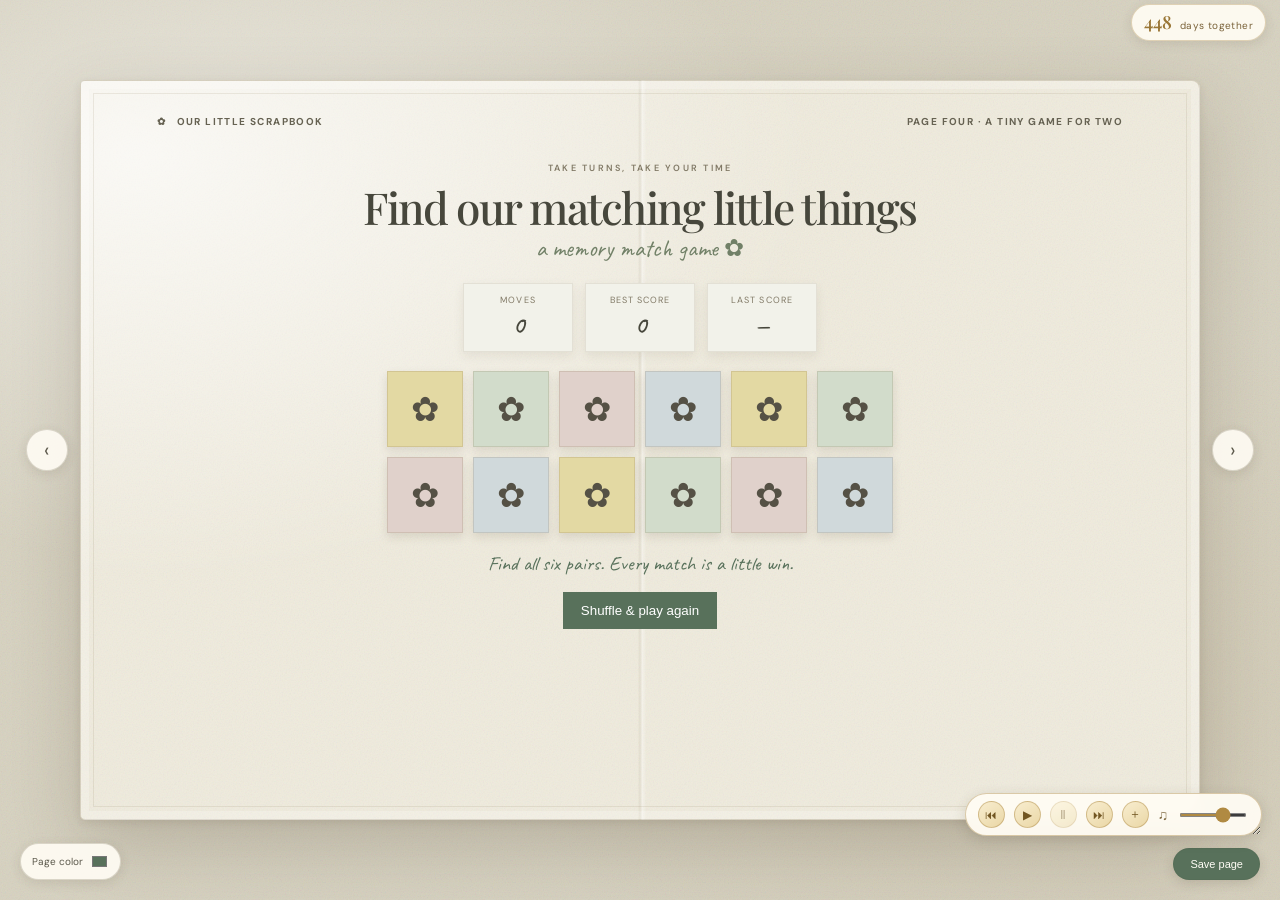
<file: fourth.html>
<!doctype html>
<html lang="en">
  <head>
    <meta charset="UTF-8" />
    <meta name="viewport" content="width=device-width, initial-scale=1.0" />
    <meta name="theme-color" content="#e9dfcc" />
    <title>Our little love game</title>
    <link rel="preconnect" href="https://fonts.googleapis.com" />
    <link rel="preconnect" href="https://fonts.gstatic.com" crossorigin />
    <link href="https://fonts.googleapis.com/css2?family=Caveat:wght@400;500;600;700&family=DM+Sans:wght@400;500;600;700&family=Playfair+Display:wght@500;600&display=swap" rel="stylesheet" />
    <link rel="stylesheet" href="features.css" />
    <style>
      :root { color-scheme: light; font-family: "DM Sans",sans-serif; color: #36362f; --theme-color: #58715b; --desk: color-mix(in srgb,var(--theme-color) 12%,#e8dfce); --paper: color-mix(in srgb,var(--theme-color) 5%,#f7f1e4); --script: "Caveat",cursive; background: var(--desk); }
      * { box-sizing: border-box; }
      body { min-width: 320px; min-height: 100vh; margin: 0; }
      .desk { min-height: 100vh; display: grid; place-items: center; padding: 34px clamp(14px,4vw,56px); background: var(--desk); background-image: radial-gradient(ellipse at 18% 22%,rgba(255,255,255,.47),transparent 38%),radial-gradient(ellipse at 84% 78%,rgba(172,151,111,.14),transparent 38%),url("data:image/svg+xml,%3Csvg viewBox='0 0 180 180' xmlns='http://www.w3.org/2000/svg'%3E%3Cfilter id='n'%3E%3CfeTurbulence type='fractalNoise' baseFrequency='.82' numOctaves='3' stitchTiles='stitch'/%3E%3C/filter%3E%3Crect width='100%25' height='100%25' filter='url(%23n)' opacity='.15'/%3E%3C/svg%3E"); background-size: auto,auto,190px 190px; }
      .book { position: relative; width: min(1120px,100%); min-height: min(740px,calc(100vh - 68px)); padding: 34px clamp(24px,6vw,76px) 48px; border: 1px solid rgba(112,95,64,.19); border-radius: 5px 8px 7px 5px; background-color: var(--paper); background-image: linear-gradient(90deg,transparent 49.8%,rgba(126,111,81,.1) 50%,rgba(255,255,255,.38) 50.2%,transparent 50.55%),radial-gradient(ellipse at 5% 10%,rgba(255,255,255,.7),transparent 45%),url("data:image/svg+xml,%3Csvg viewBox='0 0 180 180' xmlns='http://www.w3.org/2000/svg'%3E%3Cfilter id='p'%3E%3CfeTurbulence type='fractalNoise' baseFrequency='.7' numOctaves='3' stitchTiles='stitch'/%3E%3C/filter%3E%3Crect width='100%25' height='100%25' filter='url(%23p)' opacity='.10'/%3E%3C/svg%3E"); background-size: 100% 100%,auto,170px 170px; box-shadow: 0 25px 70px rgba(63,49,28,.2),0 3px 8px rgba(66,52,33,.1),inset 0 0 0 8px rgba(255,255,255,.21); }
      .book::before { position: absolute; inset: 12px; border: 1px solid rgba(130,113,81,.13); content: ""; pointer-events: none; }
      .topline { position: relative; z-index: 1; display: flex; justify-content: space-between; color: #666252; font-size: 10px; font-weight: 700; letter-spacing: .14em; text-transform: uppercase; }
      .topline a { color: inherit; text-decoration: none; }
      .intro { position: relative; z-index: 1; margin: 34px auto 20px; text-align: center; }
      .eyebrow { color: #817966; font-size: 9px; font-weight: 600; letter-spacing: .25em; text-transform: uppercase; }
      h1 { margin: 9px 0 2px; color: #47473c; font: 500 clamp(29px,4vw,44px)/1.1 "Playfair Display",Georgia,serif; letter-spacing: -.04em; }
      .subtitle { color: #718067; font: 24px var(--script); }
      .scoreboard { position: relative; z-index: 1; display: flex; justify-content: center; gap: 12px; margin: 19px auto; }
      .score { min-width: 110px; padding: 10px 14px; border: 1px solid rgba(116,94,58,.12); background: color-mix(in srgb,var(--theme-color) 8%,#fffdf6); text-align: center; box-shadow: 0 4px 10px rgba(62,49,30,.08); }
      .score span { display: block; color: #817966; font-size: 9px; letter-spacing: .12em; text-transform: uppercase; }
      .score strong { display: block; margin-top: 3px; color: #47473c; font: 600 25px var(--script); }
      .grid { position: relative; z-index: 1; display: grid; grid-template-columns: repeat(6,minmax(52px,76px)); gap: 10px; justify-content: center; max-width: 550px; margin: 18px auto; }
      .card { display: grid; aspect-ratio: 1; place-items: center; border: 1px solid rgba(116,94,58,.16); background: color-mix(in srgb,var(--theme-color) 13%,#f8e9ae); box-shadow: 0 4px 9px rgba(62,49,30,.12); color: #555145; font: 34px var(--script); cursor: pointer; transition: transform 160ms ease,background 160ms ease; }
      .card:nth-child(4n + 2) { background: color-mix(in srgb,var(--theme-color) 13%,#e4ecdc); }
      .card:nth-child(4n + 3) { background: color-mix(in srgb,var(--theme-color) 13%,#f4dfdc); }
      .card:nth-child(4n + 4) { background: color-mix(in srgb,var(--theme-color) 13%,#e2e8ee); }
      .card:hover:not(:disabled) { transform: translateY(-2px) rotate(-2deg); }
      .card.flipped,.card.matched { background: color-mix(in srgb,var(--theme-color) 8%,#fffdf6); }
      .card.matched { cursor: default; opacity: .73; }
      .game-actions { position: relative; z-index: 1; display: flex; justify-content: center; gap: 10px; margin-top: 15px; }
      .button { padding: 10px 17px; border: 1px solid rgba(105,94,70,.2); background: #fffaf0; color: #5b584b; cursor: pointer; }
      .button.primary { border-color: var(--theme-color); background: var(--theme-color); color: white; }
      .message { min-height: 26px; margin-top: 10px; color: #58715b; font: 20px var(--script); text-align: center; }
      .page-nav { position: fixed; top: 50%; z-index: 5; display: grid; width: 42px; height: 42px; transform: translateY(-50%); place-items: center; border: 1px solid rgba(105,94,70,.23); border-radius: 50%; background: rgba(255,252,244,.9); color: #5b584b; box-shadow: 0 3px 12px rgba(64,51,30,.12); font-size: 20px; text-decoration: none; }
      .page-nav.previous { left: max(8px,calc((100% - 1120px)/2 - 54px)); }
      .page-nav.next { right: max(8px,calc((100% - 1120px)/2 - 54px)); }
      .theme-control { position: fixed; bottom: 20px; left: 20px; z-index: 10; display: flex; align-items: center; gap: 7px; padding: 8px 11px; border: 1px solid rgba(105,94,70,.23); border-radius: 20px; background: rgba(255,252,244,.92); color: #5b584b; box-shadow: 0 3px 12px rgba(64,51,30,.12); font-size: 10px; cursor: pointer; }
      .theme-control input { width: 19px; height: 19px; padding: 0; border: 0; border-radius: 50%; background: transparent; cursor: pointer; }
      .save-button { position: fixed; right: 20px; bottom: 20px; z-index: 10; padding: 9px 16px; border: 1px solid rgba(79,102,79,.3); border-radius: 20px; background: var(--theme-color); color: #fffdf6; box-shadow: 0 3px 12px rgba(64,51,30,.16); font-size: 11px; cursor: pointer; }
      .save-status { position: fixed; right: 112px; bottom: 29px; z-index: 10; color: #5b584b; font-size: 10px; }
      @media(max-width:600px) { .desk { min-height: 100svh; padding: 12px; } .book { min-height: calc(100svh - 24px); padding: 26px 18px 48px; } .grid { grid-template-columns: repeat(4,minmax(48px,64px)); gap: 8px; } .card { font-size: 29px; } .scoreboard { gap: 6px; } .score { min-width: 90px; padding: 8px; } .score strong { font-size: 22px; } .page-nav { width: 35px; height: 35px; } .page-nav.previous { left: 3px; } .page-nav.next { right: 3px; } }
    </style>
  </head>
  <body>
    <main class="desk">
      <label class="theme-control">Page color <input type="color" value="#58715b" aria-label="Change website color" /></label>
      <a class="page-nav previous" href="third.html" aria-label="Previous page">‹</a>
      <a class="page-nav next" href="fifth.html" aria-label="Next page">›</a>
      <article class="book">
        <header class="topline"><a href="index.html">✿ &nbsp; our little scrapbook</a><span>page four · a tiny game for two</span></header>
        <section class="intro">
          <div class="eyebrow">Take turns, take your time</div>
          <h1>Find our matching little things</h1>
          <div class="subtitle">a memory match game ✿</div>
        </section>
        <section class="scoreboard" aria-label="Game scores">
          <div class="score"><span>Moves</span><strong id="moves">0</strong></div>
          <div class="score"><span>Best score</span><strong id="best-score">0</strong></div>
          <div class="score"><span>Last score</span><strong id="last-score">—</strong></div>
        </section>
        <div class="grid" id="game-grid" aria-label="Memory match cards"></div>
        <div class="message" id="message" aria-live="polite">Find all six pairs. Every match is a little win.</div>
        <div class="game-actions"><button class="button primary" id="new-game" type="button">Shuffle & play again</button></div>
      </article>
    </main>
    <span class="save-status" id="save-status" role="status"></span>
    <button class="save-button" id="save-page" type="button">Save page</button>
    <script>
      const themePicker = document.querySelector(".theme-control input");
      themePicker.value = localStorage.getItem("scrapbook-theme") || "#58715b";
      document.documentElement.style.setProperty("--theme-color", themePicker.value);
      themePicker.addEventListener("input", (event) => {
        localStorage.setItem("scrapbook-theme", event.target.value);
        document.documentElement.style.setProperty("--theme-color", event.target.value);
      });

      const SCORE_KEY = "scrapbook-game-memory-score";
      const STATE_KEY = "scrapbook-game-memory-state";
      const symbols = ["💌", "🌙", "🌷", "☕", "✨", "🍓"];
      const grid = document.querySelector("#game-grid");
      let cards = [];
      let flipped = [];
      let moves = 0;
      let locked = false;
      let finished = false;
      const saveStatus = document.querySelector("#save-status");
      const scores = JSON.parse(localStorage.getItem(SCORE_KEY) || '{"best":0,"last":0}');
      document.querySelector("#best-score").textContent = scores.best;
      document.querySelector("#last-score").textContent = scores.last || "—";

      function shuffle(values) {
        const result = values.slice();
        for (let i = result.length - 1; i > 0; i--) {
          const j = Math.floor(Math.random() * (i + 1));
          [result[i], result[j]] = [result[j], result[i]];
        }
        return result;
      }

      function startGame() {
        cards = shuffle(symbols.flatMap((symbol, pair) => [
          { id: `${pair}-a`, symbol, matched: false },
          { id: `${pair}-b`, symbol, matched: false },
        ]));
        flipped = [];
        moves = 0;
        locked = false;
        finished = false;
        document.querySelector("#moves").textContent = "0";
        document.querySelector("#message").textContent = "Find all six pairs. Every match is a little win.";
        render();
      }

      function render() {
        grid.replaceChildren();
        cards.forEach((card, index) => {
          const button = document.createElement("button");
          button.type = "button";
          button.className = `card${flipped.includes(index) ? " flipped" : ""}${card.matched ? " matched" : ""}`;
          button.textContent = flipped.includes(index) || card.matched ? card.symbol : "✿";
          button.setAttribute("aria-label", flipped.includes(index) || card.matched ? card.symbol : `Hidden card ${index + 1}`);
          button.disabled = card.matched || locked || finished;
          button.addEventListener("click", () => reveal(index));
          grid.append(button);
        });
      }

      function reveal(index) {
        if (locked || finished || cards[index].matched || flipped.includes(index)) return;
        flipped.push(index);
        render();
        if (flipped.length < 2) return;
        moves += 1;
        document.querySelector("#moves").textContent = moves;
        const [first, second] = flipped;
        if (cards[first].symbol === cards[second].symbol) {
          cards[first].matched = true;
          cards[second].matched = true;
          flipped = [];
          if (cards.every((card) => card.matched)) finishGame();
          render();
        } else {
          locked = true;
          window.setTimeout(() => { flipped = []; locked = false; render(); }, 750);
        }
      }

      function finishGame() {
        finished = true;
        const score = Math.max(100, 1000 - Math.max(0, moves - symbols.length) * 50);
        scores.last = score;
        scores.best = Math.max(scores.best, score);
        localStorage.setItem(SCORE_KEY, JSON.stringify(scores));
        document.querySelector("#last-score").textContent = score;
        document.querySelector("#best-score").textContent = scores.best;
        document.querySelector("#message").textContent = `All pairs found in ${moves} moves — ${score} points. You make a great team!`;
      }

      function saveGame() {
        try {
          localStorage.setItem(STATE_KEY, JSON.stringify({
            cards,
            flipped: flipped.length < 2 ? flipped : [],
            moves,
            finished,
          }));
          localStorage.setItem(SCORE_KEY, JSON.stringify(scores));
          saveStatus.textContent = "Saved";
        } catch (error) {
          console.error("Could not save the memory game.", error);
          saveStatus.textContent = "Save failed — check browser storage";
        }
      }

      function restoreGame() {
        const saved = localStorage.getItem(STATE_KEY);
        if (!saved) return false;
        try {
          const state = JSON.parse(saved);
          const validCards = Array.isArray(state.cards)
            && state.cards.length === symbols.length * 2
            && state.cards.every((card) => symbols.includes(card.symbol) && typeof card.matched === "boolean");
          if (!validCards || !Number.isInteger(state.moves) || state.moves < 0) {
            throw new Error("Saved memory game data has an invalid shape.");
          }
          cards = state.cards;
          flipped = Array.isArray(state.flipped)
            ? state.flipped.filter((index) => Number.isInteger(index) && index >= 0 && index < cards.length && !cards[index].matched).slice(0, 1)
            : [];
          moves = state.moves;
          finished = state.finished === true && cards.every((card) => card.matched);
          document.querySelector("#moves").textContent = moves;
          document.querySelector("#message").textContent = finished
            ? "Your saved game is complete. You make a great team!"
            : "Your saved game is ready to continue.";
          render();
          return true;
        } catch (error) {
          console.error("Could not restore the saved memory game.", error);
          saveStatus.textContent = "Could not restore saved game";
          return false;
        }
      }

      document.querySelector("#save-page").addEventListener("click", saveGame);
      document.querySelector("#new-game").addEventListener("click", () => {
        localStorage.removeItem(STATE_KEY);
        startGame();
      });
      if (!restoreGame()) startGame();
    </script>
    <script src="features.js"></script>
  </body>
</html>
</file>
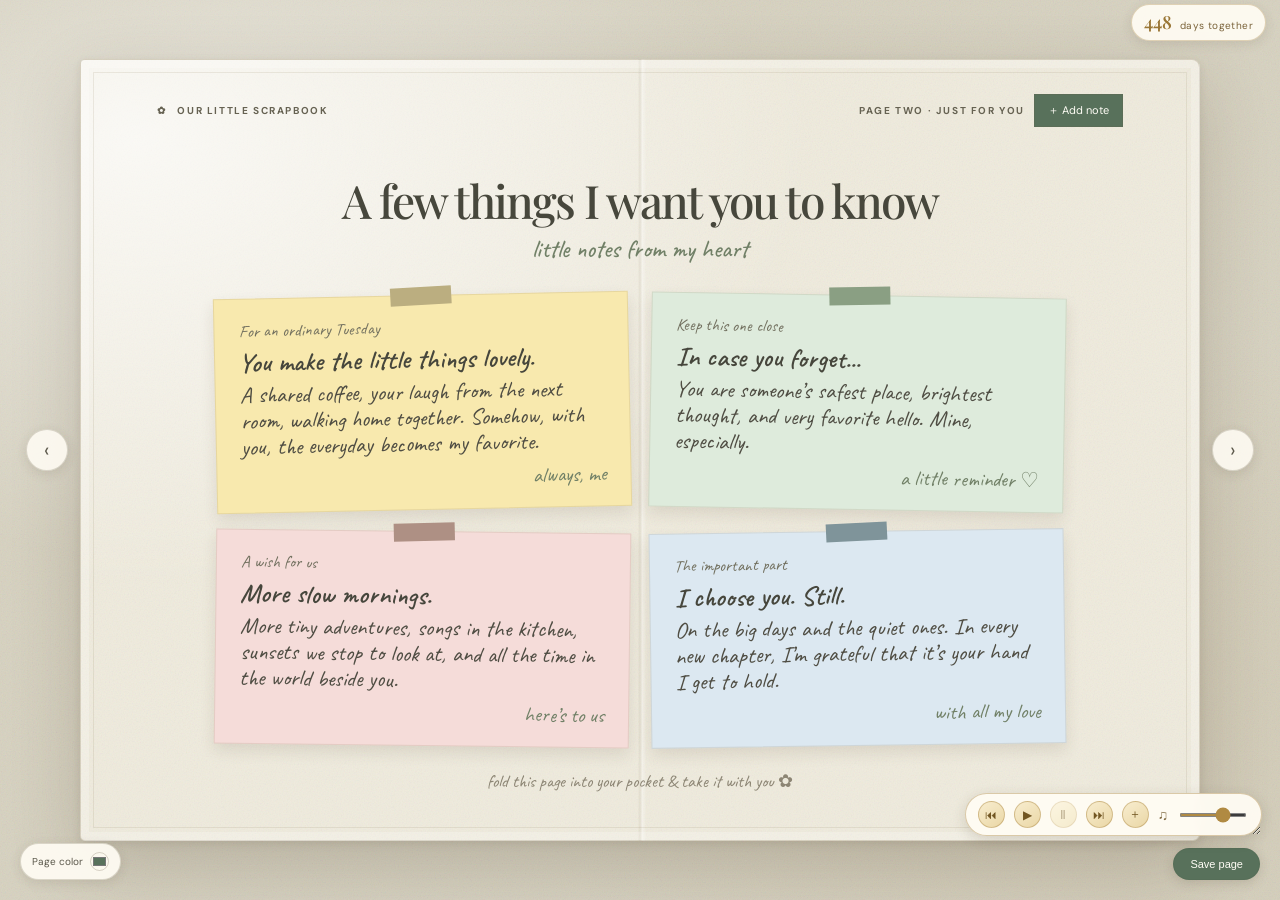
<file: second.html>
<!doctype html>
<html lang="en">
  <head>
    <meta charset="UTF-8" />
    <meta name="viewport" content="width=device-width, initial-scale=1.0" />
    <meta name="theme-color" content="#e9dfcc" />
    <title>Little notes for you</title>
    <link rel="preconnect" href="https://fonts.googleapis.com" />
    <link rel="preconnect" href="https://fonts.gstatic.com" crossorigin />
    <link href="https://fonts.googleapis.com/css2?family=Caveat:wght@400;500;600;700&family=DM+Sans:wght@400;500;600;700&family=Playfair+Display:wght@500;600&display=swap" rel="stylesheet" />
    <link rel="stylesheet" href="features.css" />
    <style>
      :root {
        color-scheme: light;
        font-family: "DM Sans", sans-serif;
        color: #36362f;
        background: var(--desk-color);
        --theme-color: #58715b;
        --desk-color: color-mix(in srgb, var(--theme-color) 12%, #e8dfce);
        --paper-color: color-mix(in srgb, var(--theme-color) 5%, #f7f1e4);
        --script: "Caveat", cursive;
      }

      * { box-sizing: border-box; }
      body { min-width: 320px; min-height: 100vh; margin: 0; }

      .desk {
        position: relative;
        display: grid;
        min-height: 100vh;
        place-items: center;
        overflow: hidden;
        padding: 34px clamp(14px, 4vw, 56px);
        background-color: var(--desk-color);
        background-image:
          radial-gradient(ellipse at 18% 22%, rgba(255, 255, 255, .47), transparent 38%),
          radial-gradient(ellipse at 84% 78%, rgba(172, 151, 111, .14), transparent 38%),
          url("data:image/svg+xml,%3Csvg viewBox='0 0 180 180' xmlns='http://www.w3.org/2000/svg'%3E%3Cfilter id='n'%3E%3CfeTurbulence type='fractalNoise' baseFrequency='.82' numOctaves='3' stitchTiles='stitch'/%3E%3C/filter%3E%3Crect width='100%25' height='100%25' filter='url(%23n)' opacity='.15'/%3E%3C/svg%3E");
        background-size: auto, auto, 190px 190px;
      }

      .book {
        position: relative;
        width: min(1120px, 100%);
        min-height: min(740px, calc(100vh - 68px));
        overflow: hidden;
        padding: 34px clamp(24px, 6vw, 76px) 48px;
        border: 1px solid rgba(112, 95, 64, .19);
        border-radius: 5px 8px 7px 5px;
        background-color: var(--paper-color);
        background-image:
          linear-gradient(90deg, transparent 49.8%, rgba(126, 111, 81, .10) 50%, rgba(255, 255, 255, .38) 50.2%, transparent 50.55%),
          radial-gradient(ellipse at 5% 10%, rgba(255, 255, 255, .7), transparent 45%),
          url("data:image/svg+xml,%3Csvg viewBox='0 0 180 180' xmlns='http://www.w3.org/2000/svg'%3E%3Cfilter id='p'%3E%3CfeTurbulence type='fractalNoise' baseFrequency='.7' numOctaves='3' stitchTiles='stitch'/%3E%3C/filter%3E%3Crect width='100%25' height='100%25' filter='url(%23p)' opacity='.10'/%3E%3C/svg%3E");
        background-size: 100% 100%, auto, 170px 170px;
        box-shadow: 0 25px 70px rgba(63, 49, 28, .2), 0 3px 8px rgba(66, 52, 33, .1), inset 0 0 0 8px rgba(255, 255, 255, .21);
      }

      .book::before {
        position: absolute;
        inset: 12px;
        border: 1px solid rgba(130, 113, 81, .13);
        content: "";
        pointer-events: none;
      }

      .topline {
        position: relative;
        z-index: 1;
        display: flex;
        justify-content: space-between;
        align-items: center;
        color: #666252;
        font-size: 10px;
        font-weight: 700;
        letter-spacing: .16em;
        text-transform: uppercase;
      }

      .topline a { color: inherit; text-decoration: none; }
      .topline a:hover { color: #58715b; }
      .title {
        position: relative;
        z-index: 1;
        margin: 42px 0 30px;
        color: #47473c;
        font-family: "Playfair Display", Georgia, serif;
        font-size: clamp(29px, 4vw, 46px);
        font-weight: 500;
        letter-spacing: -.04em;
        text-align: center;
      }

      .title span {
        display: block;
        margin-top: 2px;
        color: #718067;
        font-family: var(--script);
        font-size: 25px;
        font-weight: 500;
        letter-spacing: 0;
      }

      .notes {
        position: relative;
        z-index: 1;
        display: grid;
        grid-template-columns: repeat(2, minmax(0, 1fr));
        gap: 20px;
        max-width: 850px;
        margin: 0 auto;
      }

      .letter {
        position: relative;
        min-height: calc(205px * var(--note-scale, 1));
        padding: calc(21px * var(--note-scale, 1)) calc(24px * var(--note-scale, 1)) calc(19px * var(--note-scale, 1));
        border: 1px solid rgba(116, 94, 58, .13);
        box-shadow: 0 7px 15px rgba(62, 49, 30, .11);
        transform: rotate(var(--tilt, -1deg));
      }

      .letter:nth-child(4n + 1) { --tilt: -1.2deg; background: color-mix(in srgb, var(--theme-color) 13%, #f8e9ae); }
      .letter:nth-child(4n + 2) { --tilt: 1deg; background: color-mix(in srgb, var(--theme-color) 13%, #e4ecdc); }
      .letter:nth-child(4n + 3) { --tilt: .7deg; background: color-mix(in srgb, var(--theme-color) 13%, #f4dfdc); }
      .letter:nth-child(4n + 4) { --tilt: -0.8deg; background: color-mix(in srgb, var(--theme-color) 13%, #e2e8ee); }

      .letter::before {
        position: absolute;
        top: -9px;
        left: 50%;
        width: 61px;
        height: 18px;
        transform: translateX(-50%) rotate(-2deg);
        background: color-mix(in srgb, var(--theme-color) 32%, #e9ca91);
        content: "";
      }

      .letter:nth-child(4n + 2)::before { background: color-mix(in srgb, var(--theme-color) 32%, #a1b596); }
      .letter:nth-child(4n + 3)::before { background: color-mix(in srgb, var(--theme-color) 32%, #d69f97); }
      .letter:nth-child(4n + 4)::before { background: color-mix(in srgb, var(--theme-color) 32%, #92a5b8); }

      .letter.palette-sunshine { background: #f8e9ae; }
      .letter.palette-lavender { background: #e6dcf3; }
      .letter.palette-rose { background: #f5dcd9; }
      .letter.palette-mint { background: #deebdc; }
      .letter.palette-sky { background: #dce8f1; }

      .letter-date {
        margin-bottom: 8px;
        color: #72705f;
        font-family: var(--script);
        font-size: calc(17px * var(--note-scale, 1));
      }

      .letter h2 {
        margin: 0 0 6px;
        color: #46463c;
        font-family: var(--script);
        font-size: calc(27px * var(--note-scale, 1));
        font-weight: 600;
        line-height: 1;
      }

      .letter p {
        margin: 0;
        color: #4f4d43;
        font-family: var(--script);
        font-size: calc(23px * var(--note-scale, 1));
        line-height: 1.12;
      }

      .signoff {
        margin-top: 8px;
        color: #718067;
        font-family: var(--script);
        font-size: calc(21px * var(--note-scale, 1));
        text-align: right;
      }

      .letter-actions {
        position: absolute;
        top: 8px;
        right: 8px;
        z-index: 2;
        display: flex;
        gap: 3px;
        opacity: .78;
      }

      .letter-actions[hidden] { display: none; }
      .letter-actions:hover, .letter-actions:focus-within { opacity: 1; }
      .letter-actions button {
        display: grid;
        width: 23px;
        height: 23px;
        place-items: center;
        border: 1px solid rgba(105, 94, 70, .2);
        border-radius: 50%;
        background: rgba(255, 252, 244, .92);
        color: #555145;
        font-size: 14px;
        cursor: pointer;
      }

      .letter-actions .remove-note { color: #a64e43; }

      .note-dialog-backdrop {
        position: fixed;
        inset: 0;
        z-index: 20;
        display: grid;
        place-items: center;
        padding: 18px;
        background: rgba(53, 47, 37, .34);
        backdrop-filter: blur(3px);
      }
      .note-dialog-backdrop[hidden] { display: none; }

      .note-dialog {
        width: min(440px, 100%);
        padding: 24px;
        border: 1px solid rgba(112, 95, 64, .2);
        background: #fbf5e8;
        box-shadow: 0 16px 50px rgba(39, 32, 23, .25);
      }

      .note-dialog h2 { margin: 0 0 14px; color: #47473c; font-family: var(--script); font-size: 30px; }
      .note-dialog label { display: block; margin: 11px 0 5px; color: #716b5b; font-size: 10px; letter-spacing: .07em; text-transform: uppercase; }
      .note-dialog input, .note-dialog textarea, .note-dialog select {
        width: 100%; padding: 9px 10px; border: 1px solid rgba(105, 94, 70, .2);
        background: rgba(255,255,255,.62); color: #38372f; font: 17px var(--script);
      }
      .note-dialog textarea { min-height: 100px; resize: vertical; }
      .dialog-actions { display: flex; justify-content: flex-end; gap: 8px; margin-top: 16px; }
      .dialog-actions button, .add-note {
        padding: 8px 13px; border: 1px solid rgba(105, 94, 70, .2);
        background: #fffaf0; color: #5b584b; cursor: pointer;
      }
      .dialog-actions button[type="submit"], .add-note { background: var(--theme-color); color: #fffdf6; }

      .page-tools { display: flex; align-items: center; gap: 9px; }
      .page-tools .add-note { font: 11px "DM Sans", sans-serif; text-decoration: none; }
      .save-button {
        position: fixed; right: 20px; bottom: 20px; z-index: 10;
        padding: 9px 16px; border: 1px solid rgba(79,102,79,.3); border-radius: 20px;
        background: var(--theme-color); color: #fffdf6; box-shadow: 0 3px 12px rgba(64,51,30,.16);
        font-size: 11px; cursor: pointer;
      }
      .save-status { position: fixed; right: 100px; bottom: 29px; z-index: 10; color: #5b584b; font-size: 10px; }

      .theme-control {
        position: fixed;
        bottom: 20px;
        left: 20px;
        z-index: 10;
        display: flex;
        align-items: center;
        gap: 7px;
        padding: 8px 11px;
        border: 1px solid rgba(105, 94, 70, .23);
        border-radius: 20px;
        background: rgba(255, 252, 244, .92);
        color: #5b584b;
        box-shadow: 0 3px 12px rgba(64, 51, 30, .12);
        font-size: 10px;
        cursor: pointer;
      }

      .theme-control input {
        width: 19px;
        height: 19px;
        padding: 0;
        overflow: hidden;
        border: 1px solid rgba(105, 94, 70, .25);
        border-radius: 50%;
        background: transparent;
        cursor: pointer;
      }

      .footer {
        position: relative;
        z-index: 1;
        margin-top: 24px;
        color: #8c8574;
        font-family: var(--script);
        font-size: 18px;
        text-align: center;
      }

      .page-nav {
        position: fixed;
        top: 50%;
        z-index: 5;
        display: grid;
        width: 42px;
        height: 42px;
        transform: translateY(-50%);
        place-items: center;
        border: 1px solid rgba(105, 94, 70, .23);
        border-radius: 50%;
        background: rgba(255, 252, 244, .88);
        color: #5b584b;
        box-shadow: 0 3px 12px rgba(64, 51, 30, .12);
        font-size: 20px;
        text-decoration: none;
        transition: transform 160ms ease, background 160ms ease;
      }

      .page-nav:hover { transform: translateY(-50%) scale(1.07); background: #fffaf0; }
      .page-nav.previous { left: max(8px, calc((100% - 1120px) / 2 - 54px)); }
      .page-nav.next { right: max(8px, calc((100% - 1120px) / 2 - 54px)); }

      @media (max-width: 680px) {
        .desk { min-height: 100svh; padding: 10px; place-items: start center; overflow: visible; }
        .book { min-height: calc(100svh - 20px); padding: 26px 23px 42px; }
        .title { margin: 35px 0 25px; }
        .notes { gap: 14px; }
        .letter { min-height: 190px; padding: 17px 15px; }
        .letter h2 { font-size: 23px; }
        .letter p { font-size: 20px; }
        .page-nav { width: 35px; height: 35px; font-size: 17px; }
        .page-nav.previous { left: 3px; }
          .page-nav.next { right: 3px; }
      }

      @media (max-width: 430px) {
        .notes { grid-template-columns: 1fr; gap: 16px; }
        .letter { min-height: calc(160px * var(--note-scale, 1)); }
        .book { padding-bottom: 36px; }
      }

      @media (max-width: 680px) {
        .letter {
          min-height: calc(190px * var(--note-scale, 1));
          padding: calc(17px * var(--note-scale, 1)) calc(15px * var(--note-scale, 1));
        }
        .letter h2 { font-size: calc(23px * var(--note-scale, 1)); }
        .letter p { font-size: calc(20px * var(--note-scale, 1)); }
      }
    </style>
  </head>
  <body>
    <main class="desk">
      <label class="theme-control" title="Change page colors">
        Page color
        <input type="color" value="#58715b" aria-label="Change website color" />
      </label>
      <a class="page-nav previous" href="index.html" aria-label="Previous page" title="Back to the scrapbook">‹</a>
      <a class="page-nav next" href="third.html" aria-label="Next page" title="Continue to page three">›</a>
      <article class="book">
        <header class="topline">
          <a href="index.html">✿ &nbsp; our little scrapbook</a>
          <div class="page-tools">
            <span>page two · just for you</span>
            <button class="add-note" id="add-note" type="button">＋ Add note</button>
          </div>
        </header>
        <h1 class="title">A few things I want you to know<span>little notes from my heart</span></h1>
        <section class="notes" aria-label="Little love notes">
          <article class="letter">
            <div class="letter-date">For an ordinary Tuesday</div>
            <h2>You make the little things lovely.</h2>
            <p>A shared coffee, your laugh from the next room, walking home together. Somehow, with you, the everyday becomes my favorite.</p>
            <div class="signoff">always, me</div>
          </article>
          <article class="letter">
            <div class="letter-date">Keep this one close</div>
            <h2>In case you forget...</h2>
            <p>You are someone’s safest place, brightest thought, and very favorite hello. Mine, especially.</p>
            <div class="signoff">a little reminder ♡</div>
          </article>
          <article class="letter">
            <div class="letter-date">A wish for us</div>
            <h2>More slow mornings.</h2>
            <p>More tiny adventures, songs in the kitchen, sunsets we stop to look at, and all the time in the world beside you.</p>
            <div class="signoff">here’s to us</div>
          </article>
          <article class="letter">
            <div class="letter-date">The important part</div>
            <h2>I choose you. Still.</h2>
            <p>On the big days and the quiet ones. In every new chapter, I’m grateful that it’s your hand I get to hold.</p>
            <div class="signoff">with all my love</div>
          </article>
        </section>
        <footer class="footer">fold this page into your pocket & take it with you ✿</footer>
      </article>
    </main>
    <span class="save-status" id="save-status" role="status"></span>
    <button class="save-button" id="save-page" type="button">Save page</button>
    <div class="note-dialog-backdrop" id="note-backdrop" hidden>
      <form class="note-dialog" id="note-form">
        <h2 id="dialog-title">A little note</h2>
        <label for="note-date">Date or heading</label>
        <input id="note-date" />
        <label for="note-heading">Note title</label>
        <input id="note-heading" />
        <label for="note-copy">Your note</label>
        <textarea id="note-copy" required></textarea>
        <label for="note-sign">Sign off</label>
        <input id="note-sign" />
        <label for="note-palette">Paper design</label>
        <select id="note-palette">
          <option value="sunshine">Sunshine</option>
          <option value="lavender">Lavender</option>
          <option value="rose">Soft rose</option>
          <option value="mint">Garden mint</option>
          <option value="sky">Cloud blue</option>
        </select>
        <div class="dialog-actions">
          <button type="button" id="cancel-note">Cancel</button>
          <button type="submit">Save note</button>
        </div>
      </form>
    </div>
    <script>
      const themePicker = document.querySelector(".theme-control input");
      const savedTheme = localStorage.getItem("scrapbook-theme") || "#58715b";
      themePicker.value = savedTheme;
      document.documentElement.style.setProperty("--theme-color", savedTheme);
      themePicker.addEventListener("input", (event) => {
        const color = event.target.value;
        document.documentElement.style.setProperty("--theme-color", color);
        localStorage.setItem("scrapbook-theme", color);
      });

      const STORAGE_KEY = "scrapbook-page2";
      const notesContainer = document.querySelector(".notes");
      const noteForm = document.querySelector("#note-form");
      const backdrop = document.querySelector("#note-backdrop");
      const status = document.querySelector("#save-status");
      const fields = {
        date: document.querySelector("#note-date"),
        heading: document.querySelector("#note-heading"),
        text: document.querySelector("#note-copy"),
        sign: document.querySelector("#note-sign"),
        palette: document.querySelector("#note-palette"),
      };
      let nextId = 0;
      let editingId = null;
      let selectedId = null;
      let notes;

      function escapeText(element, selector) {
        return element.querySelector(selector)?.textContent.trim() || "";
      }

      function readStartingNotes() {
        return [...notesContainer.querySelectorAll(".letter")].map((element, index) => ({
          id: `starting-${index}`,
          date: escapeText(element, ".letter-date"),
          heading: escapeText(element, "h2"),
          text: escapeText(element, "p"),
          sign: escapeText(element, ".signoff"),
          palette: ["sunshine", "mint", "rose", "sky"][index],
          angle: [-1.2, 1, .7, -.8][index],
          scale: 1,
        }));
      }

      function createButton(label, title, action, className = "") {
        const button = document.createElement("button");
        button.type = "button";
        button.setAttribute("aria-label", label);
        button.title = title;
        button.textContent = action;
        if (className) button.className = className;
        return button;
      }

      function renderNotes() {
        notesContainer.replaceChildren();
        notes.forEach((note) => {
          const card = document.createElement("article");
          card.className = `letter palette-${note.palette || "sunshine"}`;
          if (note.id === selectedId) card.classList.add("selected");
          card.style.setProperty("--tilt", `${note.angle || 0}deg`);
          card.style.setProperty("--note-scale", note.scale || 1);
          card.addEventListener("click", (event) => {
            if (event.target.closest("button")) return;
            selectedId = note.id;
            renderNotes();
          });
          const actions = document.createElement("div");
          actions.className = "letter-actions";
          actions.hidden = note.id !== selectedId;
          actions.append(
            createButton("Edit note", "Edit note", "✎"),
            createButton("Rotate note left", "Rotate left", "↶"),
            createButton("Rotate note right", "Rotate right", "↷"),
            createButton("Make note smaller", "Make smaller", "−"),
            createButton("Make note larger", "Make larger", "+"),
            createButton("Remove note", "Remove note", "×", "remove-note"),
          );
          actions.addEventListener("click", (event) => {
            const button = event.target.closest("button");
            if (!button) return;
            if (button.getAttribute("aria-label") === "Edit note") {
              openEditor(note);
            } else if (button.classList.contains("remove-note")) {
              notes = notes.filter((candidate) => candidate.id !== note.id);
              selectedId = null;
              renderNotes();
            } else if (button.getAttribute("aria-label").startsWith("Rotate")) {
              note.angle += button.getAttribute("aria-label").endsWith("left") ? -5 : 5;
              card.style.setProperty("--tilt", `${note.angle}deg`);
            } else {
              note.scale = Math.min(1.5, Math.max(.7, note.scale + (button.textContent === "+" ? .1 : -.1)));
              card.style.setProperty("--note-scale", note.scale);
            }
          });
          const date = document.createElement("div");
          date.className = "letter-date";
          date.textContent = note.date;
          const heading = document.createElement("h2");
          heading.textContent = note.heading;
          const copy = document.createElement("p");
          copy.textContent = note.text;
          const sign = document.createElement("div");
          sign.className = "signoff";
          sign.textContent = note.sign;
          card.append(actions, date, heading, copy, sign);
          notesContainer.append(card);
        });
      }

      function openEditor(note = null) {
        editingId = note?.id || null;
        document.querySelector("#dialog-title").textContent = note ? "Edit your note" : "Write a new note";
        fields.date.value = note?.date || "";
        fields.heading.value = note?.heading || "";
        fields.text.value = note?.text || "";
        fields.sign.value = note?.sign || "";
        fields.palette.value = note?.palette || "sunshine";
        backdrop.hidden = false;
        fields.date.focus();
      }

      function closeEditor() {
        backdrop.hidden = true;
        editingId = null;
      }

      const restoredNotes = localStorage.getItem(STORAGE_KEY);
      notes = restoredNotes ? JSON.parse(restoredNotes) : readStartingNotes();
      renderNotes();
      document.querySelector("#add-note").addEventListener("click", () => openEditor());
      document.querySelector("#cancel-note").addEventListener("click", closeEditor);
      backdrop.addEventListener("click", (event) => {
        if (event.target === backdrop) closeEditor();
      });
      noteForm.addEventListener("submit", (event) => {
        event.preventDefault();
        const updated = {
          id: editingId || `note-${Date.now()}-${nextId++}`,
          date: fields.date.value.trim() || "A little note",
          heading: fields.heading.value.trim() || "A thought for you",
          text: fields.text.value.trim(),
          sign: fields.sign.value.trim() || "with love",
          palette: fields.palette.value,
          angle: 0,
          scale: 1,
        };
        if (editingId) notes = notes.map((note) => note.id === editingId ? { ...note, ...updated, angle: note.angle, scale: note.scale } : note);
        else notes.push(updated);
        selectedId = updated.id;
        renderNotes();
        closeEditor();
      });
      document.querySelector("#save-page").addEventListener("click", () => {
        try {
          localStorage.setItem(STORAGE_KEY, JSON.stringify(notes));
          selectedId = null;
          renderNotes();
          status.textContent = "Saved";
          window.setTimeout(() => { status.textContent = ""; }, 2200);
        } catch (error) {
          console.error("Could not save page-two notes.", error);
          status.textContent = "Save failed — check browser storage";
        }
      });
    </script>
    <script src="features.js"></script>
  </body>
</html>
</file>
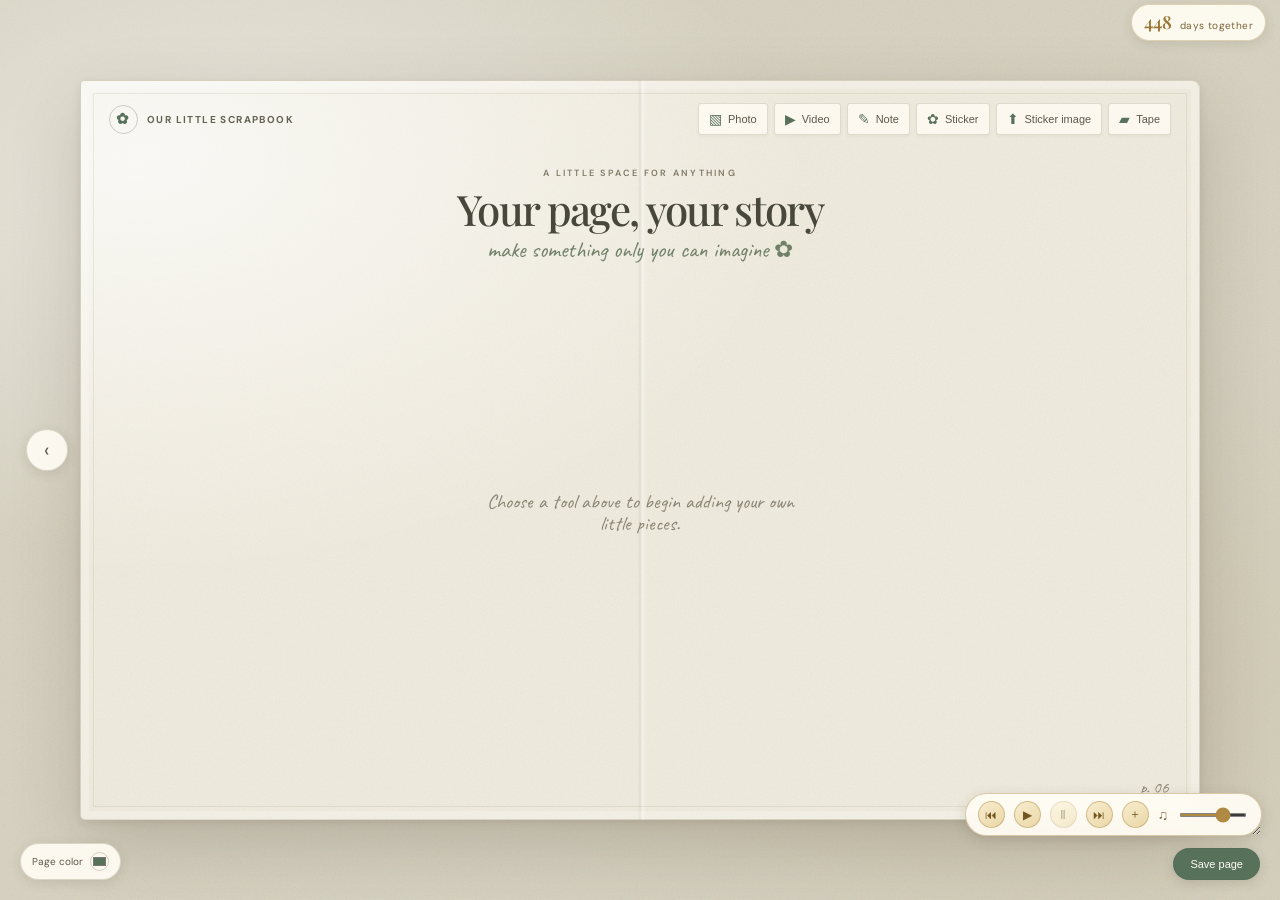
<file: sixth.html>
<!doctype html>
<html lang="en">
  <head>
    <meta charset="UTF-8" />
    <meta name="viewport" content="width=device-width, initial-scale=1.0" />
    <meta name="theme-color" content="#e9dfcc" />
    <title>A page of your own</title>
    <link rel="preconnect" href="https://fonts.googleapis.com" />
    <link rel="preconnect" href="https://fonts.gstatic.com" crossorigin />
    <link href="https://fonts.googleapis.com/css2?family=Caveat:wght@400;500;600;700&family=DM+Sans:wght@400;500;600;700&family=Playfair+Display:wght@500;600&display=swap" rel="stylesheet" />
    <link rel="stylesheet" href="features.css" />
    <style>
      :root { color-scheme: light; font-family: "DM Sans",sans-serif; color: #36362f; --theme-color: #58715b; --desk: color-mix(in srgb,var(--theme-color) 12%,#e8dfce); --paper: color-mix(in srgb,var(--theme-color) 5%,#f7f1e4); --note: color-mix(in srgb,var(--theme-color) 14%,#f9e89e); --script: "Caveat",cursive; background: var(--desk); }
      * { box-sizing: border-box; }
      body { min-width: 320px; min-height: 100vh; margin: 0; }
      .desk { position: relative; display: grid; min-height: 100vh; place-items: center; padding: 34px clamp(14px,4vw,56px); background-color: var(--desk); background-image: radial-gradient(ellipse at 18% 22%,rgba(255,255,255,.47),transparent 38%),radial-gradient(ellipse at 84% 78%,rgba(172,151,111,.14),transparent 38%),url("data:image/svg+xml,%3Csvg viewBox='0 0 180 180' xmlns='http://www.w3.org/2000/svg'%3E%3Cfilter id='n'%3E%3CfeTurbulence type='fractalNoise' baseFrequency='.82' numOctaves='3' stitchTiles='stitch'/%3E%3C/filter%3E%3Crect width='100%25' height='100%25' filter='url(%23n)' opacity='.15'/%3E%3C/svg%3E"); background-size: auto,auto,190px 190px; }
      .scrapbook { position: relative; width: min(1120px,100%); height: min(740px,calc(100vh - 68px)); min-height: 570px; overflow: hidden; border: 1px solid rgba(112,95,64,.19); border-radius: 5px 8px 7px 5px; background-color: var(--paper); background-image: linear-gradient(90deg,transparent 49.8%,rgba(126,111,81,.1) 50%,rgba(255,255,255,.38) 50.2%,transparent 50.55%),radial-gradient(ellipse at 5% 10%,rgba(255,255,255,.7),transparent 45%),url("data:image/svg+xml,%3Csvg viewBox='0 0 180 180' xmlns='http://www.w3.org/2000/svg'%3E%3Cfilter id='p'%3E%3CfeTurbulence type='fractalNoise' baseFrequency='.7' numOctaves='3' stitchTiles='stitch'/%3E%3C/filter%3E%3Crect width='100%25' height='100%25' filter='url(%23p)' opacity='.10'/%3E%3C/svg%3E"); background-size: 100% 100%,auto,170px 170px; box-shadow: 0 25px 70px rgba(63,49,28,.2),0 3px 8px rgba(66,52,33,.1),inset 0 0 0 8px rgba(255,255,255,.21); }
      .scrapbook::before { position: absolute; inset: 12px; border: 1px solid rgba(130,113,81,.13); content: ""; pointer-events: none; }
      .toolbar { position: absolute; top: 22px; right: 28px; left: 28px; z-index: 20; display: flex; align-items: center; justify-content: space-between; gap: 12px; }
      .brand { display: flex; flex: 0 0 auto; align-items: center; gap: 9px; color: #666252; font-size: 10px; font-weight: 700; letter-spacing: .14em; text-transform: uppercase; }
      .brand-mark { display: grid; width: 29px; height: 29px; place-items: center; border: 1px solid rgba(89,107,81,.3); border-radius: 50%; color: var(--theme-color); font-size: 15px; }
      .tools { display: flex; justify-content: flex-end; gap: 6px; flex-wrap: wrap; }
      .tool-button { display: flex; align-items: center; gap: 6px; padding: 8px 10px; border: 1px solid rgba(105,94,70,.2); border-radius: 3px; background: rgba(255,252,244,.82); color: #5b584b; font-size: 11px; cursor: pointer; box-shadow: 0 2px 3px rgba(64,51,30,.04); transition: transform 160ms ease,background 160ms ease; }
      .tool-button:hover { transform: translateY(-2px); background: #fffaf0; }
      .tool-icon { color: var(--theme-color); font-size: 14px; line-height: 1; }
      .file-input { display: none; }
      .page-title { position: absolute; top: 86px; right: 20px; left: 20px; z-index: 1; color: #817966; font-size: 9px; font-weight: 600; letter-spacing: .25em; text-align: center; text-transform: uppercase; pointer-events: none; }
      .page-title strong { display: block; margin-top: 7px; color: #47473c; font: 500 clamp(26px,3.8vw,42px)/1.1 "Playfair Display",Georgia,serif; letter-spacing: -.04em; text-transform: none; }
      .page-title em { display: block; margin-top: 3px; color: #718067; font: 23px var(--script); letter-spacing: 0; text-transform: none; }
      .canvas-area { position: absolute; inset: 160px 28px 34px; }
      .empty-hint { position: absolute; top: 50%; left: 50%; width: min(340px,75%); transform: translate(-50%,-50%); color: #8c8574; font: 20px/1.1 var(--script); text-align: center; pointer-events: none; }
      .item { position: absolute; display: block; touch-action: none; user-select: none; cursor: grab; transform: translate(-50%,-50%) rotate(var(--angle,0deg)); }
      .item:active { cursor: grabbing; }
      .item.selected { outline: 2px solid color-mix(in srgb,var(--theme-color) 55%,transparent); outline-offset: 5px; }
      .note { width: 180px; min-height: 100px; padding: 14px 16px 13px; background: var(--note); color: #4a473b; box-shadow: 1px 5px 9px rgba(69,54,25,.16); }
      .note::after { position: absolute; right: 0; bottom: 0; width: 0; height: 0; border-bottom: 14px solid rgba(181,154,83,.22); border-left: 14px solid transparent; content: ""; pointer-events: none; }
      .note-lavender { background: #e6dcf3; }
      .note-rose { background: #f5dcd9; }
      .note-mint { background: #deebdc; }
      .note-sky { background: #dce8f1; }
      .note-date { margin-bottom: 4px; color: rgba(74,71,59,.66); font: 14px var(--script); }
      .note-text { overflow-wrap: anywhere; color: #4a473b; font: 21px/1.05 var(--script); white-space: pre-wrap; }
      .note-sign { margin-top: 5px; color: #718067; font: 18px var(--script); text-align: right; }
      .photo { width: var(--media-width,186px); padding: 9px 9px 36px; background: #fffdf6; box-shadow: 0 5px 15px rgba(52,44,30,.2); }
      .photo img,.photo video { display: block; width: 100%; aspect-ratio: 1.12; object-fit: cover; background: #d7d0bc; }
      .photo.video-photo { padding-bottom: 36px; }
      .photo-caption { position: absolute; right: 5px; bottom: 1px; left: 5px; overflow: hidden; color: #575348; font: 19px var(--script); text-align: center; text-overflow: ellipsis; white-space: nowrap; }
      .sticker { display: grid; width: 75px; height: 75px; place-items: center; filter: drop-shadow(1px 3px 2px rgba(50,42,30,.14)); font-size: 55px; line-height: 1; }
      .custom-sticker { display: block; width: 76px; height: 76px; object-fit: contain; pointer-events: none; }
      .tape { width: 104px; height: 28px; border: 1px solid rgba(163,128,77,.12); background: repeating-linear-gradient(45deg,rgba(250,222,169,.72),rgba(250,222,169,.72) 5px,rgba(247,215,155,.72) 5px,rgba(247,215,155,.72) 10px); box-shadow: 0 2px 5px rgba(70,53,26,.12); opacity: .88; backdrop-filter: blur(1px); }
      .selection-tools { position: fixed; bottom: 61px; left: 50%; z-index: 45; display: none; align-items: center; gap: 5px; padding: 6px 9px; transform: translateX(-50%); border: 1px solid rgba(105,94,70,.2); border-radius: 22px; background: rgba(255,252,244,.96); box-shadow: 0 3px 12px rgba(64,51,30,.14); }
      .selection-tools.visible { display: flex; }
      .selection-tools span { padding: 0 5px; color: #716b5b; font-size: 10px; }
      .selection-tools button { display: grid; width: 28px; height: 28px; place-items: center; border: 1px solid rgba(105,94,70,.16); border-radius: 50%; background: #fffaf0; color: #555145; cursor: pointer; }
      .selection-tools button:hover { background: #fff; }
      .selection-tools .remove-item { color: #a64e43; }
      .save-button { position: fixed; right: 20px; bottom: 20px; z-index: 45; padding: 9px 16px; border: 1px solid rgba(79,102,79,.3); border-radius: 20px; background: var(--theme-color); color: #fffdf6; box-shadow: 0 3px 12px rgba(64,51,30,.16); font-size: 11px; cursor: pointer; }
      .save-button:hover { filter: brightness(1.08); }
      .save-status { position: fixed; right: 112px; bottom: 29px; z-index: 45; color: #5b584b; font-size: 10px; }
      .theme-control { position: fixed; bottom: 20px; left: 20px; z-index: 45; display: flex; align-items: center; gap: 7px; padding: 8px 11px; border: 1px solid rgba(105,94,70,.23); border-radius: 20px; background: rgba(255,252,244,.92); color: #5b584b; box-shadow: 0 3px 12px rgba(64,51,30,.12); font-size: 10px; cursor: pointer; }
      .theme-control input { width: 19px; height: 19px; padding: 0; overflow: hidden; border: 1px solid rgba(105,94,70,.25); border-radius: 50%; background: transparent; cursor: pointer; }
      .page-nav { position: fixed; top: 50%; z-index: 40; display: grid; width: 42px; height: 42px; transform: translateY(-50%); place-items: center; border: 1px solid rgba(105,94,70,.23); border-radius: 50%; background: rgba(255,252,244,.9); color: #5b584b; box-shadow: 0 3px 12px rgba(64,51,30,.12); font-size: 20px; text-decoration: none; }
      .page-nav.previous { left: max(8px,calc((100% - 1120px)/2 - 54px)); }
      .modal-backdrop { position: fixed; inset: 0; z-index: 60; display: grid; place-items: center; padding: 18px; background: rgba(53,47,37,.34); backdrop-filter: blur(3px); }
      .modal-backdrop[hidden] { display: none; }
      .note-editor { width: min(410px,100%); padding: 23px; border: 1px solid rgba(112,95,64,.2); background: #fbf5e8; box-shadow: 0 16px 50px rgba(39,32,23,.25); }
      .note-editor h2 { margin: 0 0 14px; color: #47473c; font: 600 30px var(--script); }
      .note-editor label { display: block; margin: 12px 0 5px; color: #716b5b; font-size: 10px; text-transform: uppercase; }
      .note-editor input,.note-editor textarea,.note-editor select { width: 100%; padding: 10px; border: 1px solid rgba(105,94,70,.2); background: white; color: #38372f; font: 18px var(--script); }
      .note-editor textarea { min-height: 110px; resize: vertical; }
      .note-editor-actions { display: flex; justify-content: flex-end; gap: 8px; margin-top: 16px; }
      .note-editor-actions button { padding: 8px 13px; border: 1px solid rgba(105,94,70,.2); background: #fffaf0; color: #5b584b; cursor: pointer; }
      .note-editor-actions button[type="submit"] { background: var(--theme-color); color: #fffdf6; }
      .page-number { position: absolute; right: 30px; bottom: 21px; z-index: 1; color: #8c8574; font: 17px var(--script); }
      @media(max-width:760px) {
        .desk { min-height: 100svh; padding: 12px; }
        .scrapbook { height: calc(100svh - 24px); min-height: 570px; }
        .toolbar { top: 18px; right: 22px; left: 22px; align-items: flex-start; }
        .brand { padding-top: 5px; }
        .tools { max-width: 72%; }
        .tool-button { padding: 7px 8px; font-size: 10px; }
        .canvas-area { inset: 158px 22px 34px; }
        .page-nav { width: 35px; height: 35px; }
        .page-nav.previous { left: 3px; }
      }
      @media(max-width:480px) {
        .toolbar { right: 16px; left: 16px; display: block; }
        .brand { margin-bottom: 9px; }
        .tools { max-width: none; justify-content: center; gap: 5px; }
        .tool-button { gap: 4px; padding: 7px; }
        .page-title { top: 132px; }
        .canvas-area { inset: 202px 16px 32px; }
        .note { width: 156px; padding: 11px 12px; }
        .note-text { font-size: 19px; }
        .photo { width: var(--media-width,150px); }
        .sticker { width: 58px; height: 58px; font-size: 43px; }
        .custom-sticker { width: 58px; height: 58px; }
        .selection-tools { max-width: calc(100vw - 20px); gap: 3px; padding: 5px; }
        .selection-tools span { font-size: 9px; }
        .selection-tools button { width: 26px; height: 26px; }
      }
    </style>
  </head>
  <body>
    <main class="desk">
      <label class="theme-control">Page color <input type="color" value="#58715b" aria-label="Change website color" /></label>
      <a class="page-nav previous" href="fifth.html" aria-label="Previous page" title="Back to the questions">‹</a>
      <section class="scrapbook" aria-label="Your blank scrapbook page">
        <div class="page-edge"></div>
        <header class="toolbar">
          <div class="brand"><span class="brand-mark" aria-hidden="true">✿</span><span>our little scrapbook</span></div>
          <nav class="tools" aria-label="Add scrapbook pieces">
            <button class="tool-button" id="add-photo" type="button" aria-label="Add local photos"><span class="tool-icon" aria-hidden="true">▧</span>Photo</button>
            <button class="tool-button" id="add-video" type="button" aria-label="Add local videos"><span class="tool-icon" aria-hidden="true">▶</span>Video</button>
            <button class="tool-button" id="add-note" type="button" aria-label="Write a note"><span class="tool-icon" aria-hidden="true">✎</span>Note</button>
            <button class="tool-button" id="add-sticker" type="button" aria-label="Add a sticker"><span class="tool-icon" aria-hidden="true">✿</span>Sticker</button>
            <button class="tool-button" id="add-sticker-image" type="button" aria-label="Add a local sticker image"><span class="tool-icon" aria-hidden="true">⬆</span>Sticker image</button>
            <button class="tool-button" id="add-tape" type="button" aria-label="Add tape"><span class="tool-icon" aria-hidden="true">▰</span>Tape</button>
            <input class="file-input" id="photo-input" type="file" accept="image/*" multiple aria-label="Choose local photos" />
            <input class="file-input" id="video-input" type="file" accept="video/*" multiple aria-label="Choose local videos" />
            <input class="file-input" id="sticker-input" type="file" accept="image/*" multiple aria-label="Choose local sticker images" />
          </nav>
        </header>
        <div class="page-title">A little space for anything<strong>Your page, your story</strong><em>make something only you can imagine ✿</em></div>
        <div class="canvas-area" id="canvas" aria-label="Scrapbook canvas">
          <div class="empty-hint" id="empty-hint">Choose a tool above to begin adding your own little pieces.</div>
        </div>
        <div class="page-number">p. 06</div>
      </section>
    </main>
    <span class="save-status" id="save-status" role="status"></span>
    <div class="selection-tools" id="selection-tools" aria-label="Selected item controls">
      <span id="selected-label">Selected item</span>
      <button id="edit-selected" type="button" aria-label="Edit selected note" title="Edit note" hidden>✎</button>
      <button id="rotate-left" type="button" aria-label="Rotate selected item left" title="Rotate left">↶</button>
      <button id="rotate-right" type="button" aria-label="Rotate selected item right" title="Rotate right">↷</button>
      <button id="resize-smaller" type="button" aria-label="Make selected media smaller" title="Make smaller" hidden>−</button>
      <button id="resize-larger" type="button" aria-label="Make selected media larger" title="Make larger" hidden>+</button>
      <button class="remove-item" id="remove-selected" type="button" aria-label="Remove selected item" title="Remove">×</button>
    </div>
    <button class="save-button" id="save-page" type="button">Save page</button>
    <div class="modal-backdrop" id="note-backdrop" hidden>
      <form class="note-editor" id="note-form">
        <h2 id="note-editor-title">A little note</h2>
        <label for="note-date">Date or heading</label>
        <input id="note-date" maxlength="60" placeholder="A tiny reminder" />
        <label for="note-text">Your note</label>
        <textarea id="note-text" maxlength="500" placeholder="Write something worth remembering..." required></textarea>
        <label for="note-sign">Sign off</label>
        <input id="note-sign" maxlength="60" placeholder="— with love" />
        <label for="note-style">Paper style</label>
        <select id="note-style">
          <option value="">Sunshine yellow</option>
          <option value="lavender">Lavender</option>
          <option value="rose">Soft rose</option>
          <option value="mint">Garden mint</option>
          <option value="sky">Cloud blue</option>
        </select>
        <div class="note-editor-actions">
          <button type="button" id="cancel-note">Cancel</button>
          <button type="submit" id="submit-note">Add note</button>
        </div>
      </form>
    </div>
    <script>
      const STORAGE_KEY = "scrapbook-page6";
      const DB_NAME = "our-little-scrapbook";
      const STORE_NAME = "assets";
      const canvas = document.querySelector("#canvas");
      const emptyHint = document.querySelector("#empty-hint");
      const selectionTools = document.querySelector("#selection-tools");
      const saveStatus = document.querySelector("#save-status");
      const themePicker = document.querySelector(".theme-control input");
      const noteBackdrop = document.querySelector("#note-backdrop");
      const noteForm = document.querySelector("#note-form");
      const noteDate = document.querySelector("#note-date");
      const noteText = document.querySelector("#note-text");
      const noteSign = document.querySelector("#note-sign");
      const noteStyle = document.querySelector("#note-style");
      const stickerChoices = ["🌷", "⭐", "💛", "🍓", "🦋", "🌙", "🌈", "🍒", "🐝", "🌻", "🪻", "✨", "☁️", "🍀", "🧸", "🎀"];
      let items = [];
      let selectedId = null;
      let editingId = null;
      let nextId = 0;
      let drag = null;
      let saveTimer = 0;
      let savedAssetKeys = [];

      function setStatus(message) {
        saveStatus.textContent = message;
        window.clearTimeout(saveTimer);
        if (message) saveTimer = window.setTimeout(() => { saveStatus.textContent = ""; }, 2400);
      }

      function openAssetStore() {
        return new Promise((resolve, reject) => {
          const request = indexedDB.open(DB_NAME, 1);
          request.onupgradeneeded = () => {
            if (!request.result.objectStoreNames.contains(STORE_NAME)) request.result.createObjectStore(STORE_NAME);
          };
          request.onsuccess = () => resolve(request.result);
          request.onerror = () => reject(request.error);
        });
      }

      async function assetRequest(key, file, remove = false) {
        const db = await openAssetStore();
        try {
          return await new Promise((resolve, reject) => {
            const transaction = db.transaction(STORE_NAME, remove || file ? "readwrite" : "readonly");
            const store = transaction.objectStore(STORE_NAME);
            if (remove) store.delete(key);
            else if (file) store.put(file, key);
            else {
              const request = store.get(key);
              request.onsuccess = () => resolve(request.result);
              request.onerror = () => reject(request.error);
              return;
            }
            transaction.oncomplete = resolve;
            transaction.onerror = () => reject(transaction.error);
            transaction.onabort = () => reject(transaction.error);
          });
        } finally {
          db.close();
        }
      }

      async function saveAsset(key, file) { await assetRequest(key, file); }
      async function loadAsset(key) { return assetRequest(key); }
      async function deleteAssets(keys) {
        for (const key of keys) await assetRequest(key, null, true);
      }

      function updateSelectionTools() {
        const item = items.find((entry) => entry.id === selectedId);
        selectionTools.classList.toggle("visible", Boolean(item));
        canvas.querySelectorAll(".item").forEach((element) => {
          element.classList.toggle("selected", element.dataset.id === selectedId);
        });
        if (!item) return;
        document.querySelector("#selected-label").textContent = `Selected ${item.type === "sticker" && item.assetKey ? "sticker image" : item.type}`;
        document.querySelector("#edit-selected").hidden = item.type !== "note";
        const isMedia = item.type === "photo" || item.type === "video";
        document.querySelector("#resize-smaller").hidden = !isMedia;
        document.querySelector("#resize-larger").hidden = !isMedia;
      }

      function selectItem(id) {
        selectedId = id;
        updateSelectionTools();
      }

      function layoutItem(item, element) {
        element.style.left = `${item.x}%`;
        element.style.top = `${item.y}%`;
        element.style.setProperty("--angle", `${item.angle || 0}deg`);
        element.style.setProperty("--media-width", `${item.width || (window.innerWidth <= 680 ? 150 : 186)}px`);
      }

      function createItemElement(item) {
        const kind = item.type === "photo" || item.type === "video"
          ? `photo${item.type === "video" ? " video-photo" : ""}`
          : item.type === "note" ? `note${item.noteStyle ? ` note-${item.noteStyle}` : ""}` : item.type;
        const element = document.createElement("div");
        element.className = `item ${kind}`;
        element.dataset.id = item.id;
        layoutItem(item, element);

        if (item.type === "photo" || item.type === "video") {
          const media = document.createElement(item.type === "photo" ? "img" : "video");
          media.src = item.type === "photo" ? item.imageUrl : item.mediaUrl;
          if (item.type === "photo") {
            media.alt = item.caption || "Scrapbook photo";
            media.draggable = false;
          } else {
            media.controls = true;
            media.playsInline = true;
            media.preload = "metadata";
            media.setAttribute("aria-label", item.caption || "Scrapbook video");
            media.addEventListener("click", () => selectItem(item.id));
          }
          const caption = document.createElement("div");
          caption.className = "photo-caption";
          caption.textContent = item.caption || "";
          element.append(media, caption);
        } else if (item.type === "note") {
          const date = document.createElement("div");
          date.className = "note-date";
          date.textContent = item.date || "";
          const text = document.createElement("div");
          text.className = "note-text";
          text.textContent = item.text || "";
          const sign = document.createElement("div");
          sign.className = "note-sign";
          sign.textContent = item.sign || "";
          element.append(date, text, sign);
        } else if (item.type === "sticker") {
          if (item.imageUrl) {
            const image = document.createElement("img");
            image.className = "custom-sticker";
            image.src = item.imageUrl;
            image.alt = item.caption || "Custom sticker";
            image.draggable = false;
            element.append(image);
          } else {
            element.textContent = item.emoji || "✿";
          }
        }

        element.addEventListener("pointerdown", (event) => {
          if ((event.button !== undefined && event.button !== 0) || event.target.closest("video,button")) return;
          event.preventDefault();
          event.stopPropagation();
          selectItem(item.id);
          const bounds = canvas.getBoundingClientRect();
          drag = { id: item.id, pointerId: event.pointerId, element, startX: event.clientX, startY: event.clientY, x: item.x, y: item.y, width: bounds.width, height: bounds.height };
          element.setPointerCapture(event.pointerId);
        });
        element.addEventListener("pointermove", (event) => {
          if (!drag || drag.id !== item.id || drag.pointerId !== event.pointerId) return;
          item.x = Math.min(98, Math.max(2, drag.x + (event.clientX - drag.startX) / drag.width * 100));
          item.y = Math.min(98, Math.max(2, drag.y + (event.clientY - drag.startY) / drag.height * 100));
          element.style.left = `${item.x}%`;
          element.style.top = `${item.y}%`;
        });
        const endDrag = () => { if (drag?.id === item.id) drag = null; };
        element.addEventListener("pointerup", endDrag);
        element.addEventListener("pointercancel", endDrag);
        return element;
      }

      function renderItems() {
        canvas.querySelectorAll(".item").forEach((element) => element.remove());
        items.forEach((item) => canvas.append(createItemElement(item)));
        emptyHint.hidden = items.length > 0;
        updateSelectionTools();
      }

      function addItem(type, details = {}) {
        const index = nextId++;
        const itemIndex = items.length;
        const item = {
          id: `page6-${Date.now()}-${index}`,
          type,
          x: 34 + (itemIndex % 4) * 10,
          y: 30 + (itemIndex % 5) * 9,
          angle: itemIndex % 2 ? 4 : -4,
          ...details,
        };
        items.push(item);
        renderItems();
        selectedId = item.id;
        updateSelectionTools();
      }

      function openNoteEditor(item = null) {
        editingId = item ? item.id : null;
        document.querySelector("#note-editor-title").textContent = editingId ? "Edit your note" : "A little note";
        document.querySelector("#submit-note").textContent = editingId ? "Save note" : "Add note";
        noteDate.value = item?.date || "";
        noteText.value = item?.text || "";
        noteSign.value = item?.sign || "";
        noteStyle.value = item?.noteStyle || "";
        noteBackdrop.hidden = false;
        noteText.focus();
      }

      function saveNote(event) {
        event.preventDefault();
        const changes = {
          date: noteDate.value.trim() || "A little note",
          text: noteText.value.trim(),
          sign: noteSign.value.trim() || "— with love",
          noteStyle: noteStyle.value,
        };
        if (editingId) {
          items = items.map((item) => item.id === editingId ? { ...item, ...changes } : item);
          selectedId = editingId;
        } else {
          addItem("note", changes);
        }
        noteBackdrop.hidden = true;
        noteForm.reset();
        renderItems();
      }

      function adjustSelected(update) {
        const item = items.find((entry) => entry.id === selectedId);
        if (!item) return;
        Object.assign(item, update(item));
        const element = Array.from(canvas.querySelectorAll(".item")).find((entry) => entry.dataset.id === item.id);
        if (element) layoutItem(item, element);
      }

      function removeSelected() {
        const item = items.find((entry) => entry.id === selectedId);
        if (!item) return;
        if (item.objectUrl) URL.revokeObjectURL(item.objectUrl);
        items = items.filter((entry) => entry.id !== selectedId);
        selectedId = null;
        renderItems();
      }

      async function addLocalFiles(event, type) {
        const files = Array.from(event.target.files || []);
        for (const file of files) {
          const expected = type === "video" ? "video/" : "image/";
          if (!file.type.startsWith(expected)) {
            setStatus(`${file.name} is not a supported ${type === "video" ? "video" : "image"}`);
            continue;
          }
          const assetKey = `page6-${Date.now()}-${nextId++}-${file.name}`;
          try {
            await saveAsset(assetKey, file);
            const objectUrl = URL.createObjectURL(file);
            addItem(type === "sticker" ? "sticker" : type, {
              ...(type === "sticker"
                ? { imageUrl: objectUrl, caption: file.name }
                : { imageUrl: objectUrl, mediaUrl: objectUrl, caption: file.name.replace(/\.[^.]+$/, "") }),
              objectUrl,
              assetKey,
              angle: -3,
            });
          } catch (error) {
            console.error(`Could not add ${file.name}.`, error);
            setStatus(`Could not add ${file.name}`);
          }
        }
        event.target.value = "";
      }

      async function savePage() {
        const savedItems = items.map((item) => {
          const { objectUrl, mediaUrl, ...savedItem } = item;
          if (savedItem.assetKey) delete savedItem.imageUrl;
          return savedItem;
        });
        try {
          localStorage.setItem(STORAGE_KEY, JSON.stringify(savedItems));
        } catch (error) {
          console.error("Could not save your scrapbook page.", error);
          setStatus("Save failed — check browser storage");
          return;
        }
        const activeKeys = savedItems.map((item) => item.assetKey).filter(Boolean);
        const removedKeys = savedAssetKeys.filter((key) => !activeKeys.includes(key));
        savedAssetKeys = activeKeys;
        selectedId = null;
        updateSelectionTools();
        setStatus("Saved");
        try {
          await deleteAssets(removedKeys);
        } catch (error) {
          console.error("Could not remove unused saved media.", error);
          setStatus("Page saved, but unused media could not be removed");
        }
      }

      async function restorePage() {
        let savedItems;
        try {
          savedItems = JSON.parse(localStorage.getItem(STORAGE_KEY) || "[]");
          if (!Array.isArray(savedItems)) throw new Error("Saved page data must be a list.");
        } catch (error) {
          console.error("Could not read the saved scrapbook page.", error);
          setStatus("Could not read saved page");
          return;
        }
        savedAssetKeys = savedItems.map((item) => item.assetKey).filter(Boolean);
        for (const savedItem of savedItems) {
          try {
            const item = { ...savedItem };
            if (!item.id || !["photo", "video", "note", "sticker", "tape"].includes(item.type)) {
              throw new Error("Saved page contains an unsupported scrapbook item.");
            }
            if (item.assetKey) {
              const blob = await loadAsset(item.assetKey);
              if (!blob) throw new Error(`Saved media is missing: ${item.assetKey}`);
              item.objectUrl = URL.createObjectURL(blob);
              if (item.type === "video") item.mediaUrl = item.objectUrl;
              else item.imageUrl = item.objectUrl;
            }
            items.push(item);
          } catch (error) {
            console.error("Could not restore a saved scrapbook item.", error);
            setStatus("Some saved items could not be restored");
          }
        }
        renderItems();
      }

      function setTheme(color) {
        document.documentElement.style.setProperty("--theme-color", color);
        localStorage.setItem("scrapbook-theme", color);
      }

      themePicker.value = localStorage.getItem("scrapbook-theme") || "#58715b";
      document.documentElement.style.setProperty("--theme-color", themePicker.value);
      themePicker.addEventListener("input", (event) => setTheme(event.target.value));
      document.querySelector("#add-photo").addEventListener("click", () => document.querySelector("#photo-input").click());
      document.querySelector("#add-video").addEventListener("click", () => document.querySelector("#video-input").click());
      document.querySelector("#add-sticker-image").addEventListener("click", () => document.querySelector("#sticker-input").click());
      document.querySelector("#photo-input").addEventListener("change", (event) => addLocalFiles(event, "photo"));
      document.querySelector("#video-input").addEventListener("change", (event) => addLocalFiles(event, "video"));
      document.querySelector("#sticker-input").addEventListener("change", (event) => addLocalFiles(event, "sticker"));
      document.querySelector("#add-note").addEventListener("click", () => openNoteEditor());
      document.querySelector("#add-sticker").addEventListener("click", () => {
        const count = items.filter((item) => item.type === "sticker" && !item.assetKey).length;
        addItem("sticker", { emoji: stickerChoices[count % stickerChoices.length] });
      });
      document.querySelector("#add-tape").addEventListener("click", () => addItem("tape"));
      document.querySelector("#edit-selected").addEventListener("click", () => {
        const item = items.find((entry) => entry.id === selectedId);
        if (item?.type === "note") openNoteEditor(item);
      });
      document.querySelector("#rotate-left").addEventListener("click", () => adjustSelected((item) => ({ angle: (item.angle || 0) - 10 })));
      document.querySelector("#rotate-right").addEventListener("click", () => adjustSelected((item) => ({ angle: (item.angle || 0) + 10 })));
      document.querySelector("#resize-smaller").addEventListener("click", () => adjustSelected((item) => ({ width: Math.max(90, (item.width || (window.innerWidth <= 680 ? 150 : 186)) - 20) })));
      document.querySelector("#resize-larger").addEventListener("click", () => adjustSelected((item) => ({ width: Math.min(360, (item.width || (window.innerWidth <= 680 ? 150 : 186)) + 20) })));
      document.querySelector("#remove-selected").addEventListener("click", removeSelected);
      document.querySelector("#save-page").addEventListener("click", savePage);
      document.querySelector("#cancel-note").addEventListener("click", () => { noteBackdrop.hidden = true; noteForm.reset(); });
      noteBackdrop.addEventListener("click", (event) => {
        if (event.target === noteBackdrop) {
          noteBackdrop.hidden = true;
          noteForm.reset();
        }
      });
      noteForm.addEventListener("submit", saveNote);
      canvas.addEventListener("click", (event) => {
        if (event.target === canvas) {
          selectedId = null;
          updateSelectionTools();
        }
      });
      restorePage();
    </script>
    <script src="features.js"></script>
  </body>
</html>
</file>
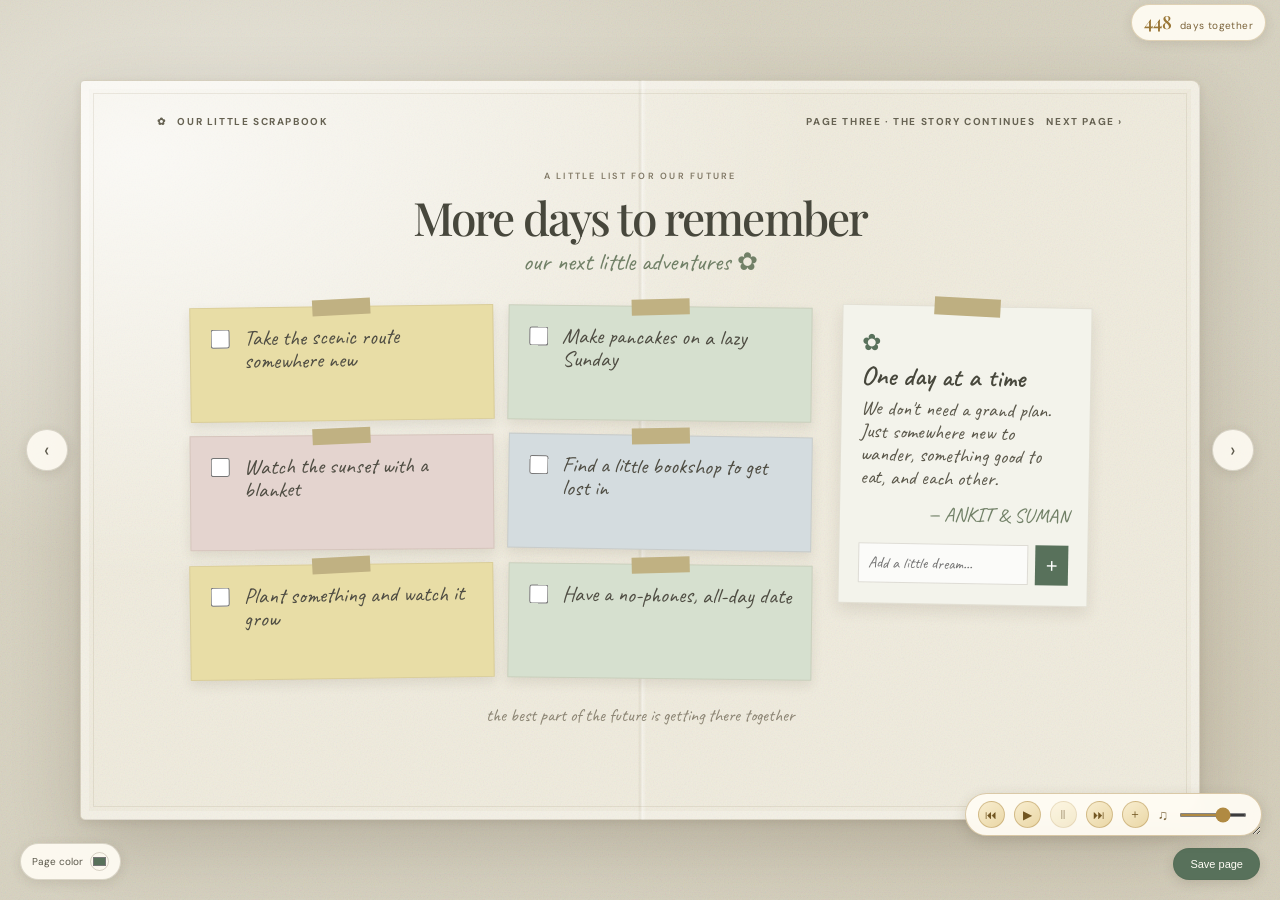
<file: third.html>
<!doctype html>
<html lang="en">
  <head>
    <meta charset="UTF-8" />
    <meta name="viewport" content="width=device-width, initial-scale=1.0" />
    <meta name="theme-color" content="#e9dfcc" />
    <title>Our next little adventures</title>
    <link rel="preconnect" href="https://fonts.googleapis.com" />
    <link rel="preconnect" href="https://fonts.gstatic.com" crossorigin />
    <link href="https://fonts.googleapis.com/css2?family=Caveat:wght@400;500;600;700&family=DM+Sans:wght@400;500;600;700&family=Playfair+Display:wght@500;600&display=swap" rel="stylesheet" />
    <link rel="stylesheet" href="features.css" />
    <style>
      :root {
        color-scheme: light;
        font-family: "DM Sans", sans-serif;
        color: #36362f;
        --theme-color: #58715b;
        --desk-color: color-mix(in srgb, var(--theme-color) 12%, #e8dfce);
        --paper-color: color-mix(in srgb, var(--theme-color) 5%, #f7f1e4);
        --script: "Caveat", cursive;
        background: var(--desk-color);
      }

      * { box-sizing: border-box; }
      body { min-width: 320px; min-height: 100vh; margin: 0; }

      .desk {
        position: relative;
        display: grid;
        min-height: 100vh;
        place-items: center;
        padding: 34px clamp(14px, 4vw, 56px);
        background-color: var(--desk-color);
        background-image:
          radial-gradient(ellipse at 18% 22%, rgba(255,255,255,.47), transparent 38%),
          radial-gradient(ellipse at 84% 78%, rgba(172,151,111,.14), transparent 38%),
          url("data:image/svg+xml,%3Csvg viewBox='0 0 180 180' xmlns='http://www.w3.org/2000/svg'%3E%3Cfilter id='n'%3E%3CfeTurbulence type='fractalNoise' baseFrequency='.82' numOctaves='3' stitchTiles='stitch'/%3E%3C/filter%3E%3Crect width='100%25' height='100%25' filter='url(%23n)' opacity='.15'/%3E%3C/svg%3E");
        background-size: auto, auto, 190px 190px;
      }

      .book {
        position: relative;
        width: min(1120px, 100%);
        min-height: min(740px, calc(100vh - 68px));
        overflow: hidden;
        padding: 34px clamp(24px, 6vw, 76px) 48px;
        border: 1px solid rgba(112,95,64,.19);
        border-radius: 5px 8px 7px 5px;
        background-color: var(--paper-color);
        background-image:
          linear-gradient(90deg, transparent 49.8%, rgba(126,111,81,.1) 50%, rgba(255,255,255,.38) 50.2%, transparent 50.55%),
          radial-gradient(ellipse at 5% 10%, rgba(255,255,255,.7), transparent 45%),
          url("data:image/svg+xml,%3Csvg viewBox='0 0 180 180' xmlns='http://www.w3.org/2000/svg'%3E%3Cfilter id='p'%3E%3CfeTurbulence type='fractalNoise' baseFrequency='.7' numOctaves='3' stitchTiles='stitch'/%3E%3C/filter%3E%3Crect width='100%25' height='100%25' filter='url(%23p)' opacity='.10'/%3E%3C/svg%3E");
        background-size: 100% 100%, auto, 170px 170px;
        box-shadow: 0 25px 70px rgba(63,49,28,.2), 0 3px 8px rgba(66,52,33,.1), inset 0 0 0 8px rgba(255,255,255,.21);
      }

      .book::before { position: absolute; inset: 12px; border: 1px solid rgba(130,113,81,.13); content: ""; pointer-events: none; }
      .topline { position: relative; z-index: 1; display: flex; justify-content: space-between; align-items: center; color: #666252; font-size: 10px; font-weight: 700; letter-spacing: .16em; text-transform: uppercase; }
      .topline a { color: inherit; text-decoration: none; }
      .topline a:hover { color: var(--theme-color); }
      .intro { position: relative; z-index: 1; margin: 42px auto 28px; text-align: center; }
      .eyebrow { color: #817966; font-size: 9px; font-weight: 600; letter-spacing: .25em; text-transform: uppercase; }
      h1 { margin: 10px 0 3px; color: #47473c; font: 500 clamp(29px,4vw,46px)/1.1 "Playfair Display",Georgia,serif; letter-spacing: -.04em; }
      .subtitle { color: #718067; font: 25px var(--script); }

      .adventure-layout {
        position: relative;
        z-index: 1;
        display: grid;
        grid-template-columns: minmax(0, 1fr) 250px;
        gap: 28px;
        max-width: 900px;
        margin: 0 auto;
      }

      .list {
        display: grid;
        grid-template-columns: repeat(2, minmax(0, 1fr));
        gap: 14px;
        align-content: start;
      }

      .adventure {
        position: relative;
        display: flex;
        min-height: 115px;
        align-items: flex-start;
        gap: 11px;
        padding: 19px 16px 15px;
        border: 1px solid rgba(116,94,58,.12);
        background: color-mix(in srgb, var(--theme-color) 10%, #f8e9ae);
        box-shadow: 0 5px 12px rgba(62,49,30,.1);
        transform: rotate(var(--tilt, -1deg));
      }

      .adventure:nth-child(4n + 2) { --tilt: 1deg; background: color-mix(in srgb, var(--theme-color) 10%, #e4ecdc); }
      .adventure:nth-child(4n + 3) { --tilt: .6deg; background: color-mix(in srgb, var(--theme-color) 10%, #f4dfdc); }
      .adventure:nth-child(4n + 4) { --tilt: -.8deg; background: color-mix(in srgb, var(--theme-color) 10%, #e2e8ee); }

      .adventure::before {
        position: absolute;
        top: -8px;
        left: 50%;
        width: 58px;
        height: 16px;
        transform: translateX(-50%) rotate(-2deg);
        background: color-mix(in srgb, var(--theme-color) 28%, #e9ca91);
        content: "";
      }

      .check {
        flex: 0 0 auto;
        width: 19px;
        height: 19px;
        margin-top: 2px;
        accent-color: var(--theme-color);
        cursor: pointer;
      }

      .adventure-copy { color: #4f4d43; font: 22px/1.05 var(--script); }
      .adventure.done .adventure-copy { color: #8a8579; text-decoration: line-through; text-decoration-color: var(--theme-color); }
      .adventure.selected { outline: 2px solid color-mix(in srgb, var(--theme-color) 45%, transparent); outline-offset: 2px; }

      .adventure-actions { position: absolute; top: 4px; right: 5px; z-index: 2; display: none; gap: 4px; }
      .adventure.selected .adventure-actions { display: flex; }
      .adventure-actions button {
        display: grid; width: 23px; height: 23px; place-items: center;
        border: 1px solid rgba(105,94,70,.2); border-radius: 50%;
        background: rgba(255,252,244,.96); color: #555145; font-size: 13px; cursor: pointer;
      }
      .adventure-actions .remove-idea { color: #a64e43; }

      .wish-card {
        position: relative;
        align-self: start;
        padding: 22px 19px 20px;
        border: 1px solid rgba(116,94,58,.13);
        background: color-mix(in srgb, var(--theme-color) 7%, #fffdf6);
        box-shadow: 0 7px 15px rgba(62,49,30,.11);
        transform: rotate(1deg);
      }

      .wish-card::before {
        position: absolute;
        top: -9px;
        left: 50%;
        width: 66px;
        height: 18px;
        transform: translateX(-50%) rotate(2deg);
        background: color-mix(in srgb, var(--theme-color) 30%, #e9ca91);
        content: "";
      }

      .wish-icon { margin-bottom: 5px; color: var(--theme-color); font-size: 23px; }
      .wish-card h2 { margin: 0 0 7px; color: #47473c; font: 600 27px/1 var(--script); }
      .wish-card p { margin: 0; color: #5b584b; font: 20px/1.15 var(--script); }
      .wish-sign { margin-top: 12px; color: #718067; font: 20px var(--script); text-align: right; }

      .add-form { display: flex; gap: 7px; margin-top: 17px; }
      .add-form input { min-width: 0; width: 100%; padding: 9px; border: 1px solid rgba(105,94,70,.2); background: rgba(255,255,255,.7); color: #38372f; font: 16px var(--script); }
      .add-form button { width: 38px; border: 0; background: var(--theme-color); color: white; font-size: 20px; cursor: pointer; }
      .idea-editor {
        position: fixed; inset: 0; z-index: 20; display: grid; place-items: center;
        padding: 18px; background: rgba(53,47,37,.34); backdrop-filter: blur(3px);
      }
      .idea-editor[hidden] { display: none; }
      .idea-editor form { width: min(390px,100%); padding: 23px; border: 1px solid rgba(112,95,64,.2); background: #fbf5e8; box-shadow: 0 16px 50px rgba(39,32,23,.25); }
      .idea-editor h2 { margin: 0 0 14px; color: #47473c; font: 600 30px var(--script); }
      .idea-editor label { display: block; margin: 12px 0 5px; color: #716b5b; font-size: 10px; text-transform: uppercase; }
      .idea-editor input { width: 100%; padding: 10px; border: 1px solid rgba(105,94,70,.2); background: white; color: #38372f; font: 18px var(--script); }
      .idea-editor-actions { display: flex; justify-content: flex-end; gap: 8px; margin-top: 16px; }
      .idea-editor-actions button { padding: 8px 13px; border: 1px solid rgba(105,94,70,.2); background: #fffaf0; color: #5b584b; cursor: pointer; }
      .idea-editor-actions button[type="submit"] { background: var(--theme-color); color: #fffdf6; }

      .page-nav {
        position: fixed; top: 50%; z-index: 5; display: grid; width: 42px; height: 42px;
        transform: translateY(-50%); place-items: center; border: 1px solid rgba(105,94,70,.23);
        border-radius: 50%; background: rgba(255,252,244,.88); color: #5b584b;
        box-shadow: 0 3px 12px rgba(64,51,30,.12); font-size: 20px; text-decoration: none;
        transition: transform 160ms ease, background 160ms ease;
      }
      .page-nav:hover { transform: translateY(-50%) scale(1.07); background: #fffaf0; }
      .page-nav.previous { left: max(8px, calc((100% - 1120px) / 2 - 54px)); }
      .page-nav.next { right: max(8px, calc((100% - 1120px) / 2 - 54px)); }

      .theme-control {
        position: fixed; bottom: 20px; left: 20px; z-index: 10; display: flex; align-items: center; gap: 7px;
        padding: 8px 11px; border: 1px solid rgba(105,94,70,.23); border-radius: 20px;
        background: rgba(255,252,244,.92); color: #5b584b; box-shadow: 0 3px 12px rgba(64,51,30,.12);
        font-size: 10px; cursor: pointer;
      }
      .theme-control input { width: 19px; height: 19px; padding: 0; overflow: hidden; border: 1px solid rgba(105,94,70,.25); border-radius: 50%; background: transparent; cursor: pointer; }
      .save-button { position: fixed; right: 20px; bottom: 20px; z-index: 10; padding: 9px 16px; border: 1px solid rgba(79,102,79,.3); border-radius: 20px; background: var(--theme-color); color: #fffdf6; box-shadow: 0 3px 12px rgba(64,51,30,.16); font-size: 11px; cursor: pointer; }
      .save-status { position: fixed; right: 100px; bottom: 29px; z-index: 10; color: #5b584b; font-size: 10px; }
      .footer { position: relative; z-index: 1; margin-top: 25px; color: #8c8574; font: 18px var(--script); text-align: center; }

      @media (max-width: 760px) {
        .desk { min-height: 100svh; padding: 12px; }
        .book { min-height: calc(100svh - 24px); padding: 26px 24px 44px; }
        .adventure-layout { grid-template-columns: 1fr; gap: 19px; }
        .wish-card { max-width: 500px; width: 100%; justify-self: center; }
        .page-nav.previous { left: 3px; }
        .page-nav.next { right: 3px; }
      }
      @media (max-width: 480px) {
        .list { grid-template-columns: 1fr; gap: 13px; }
        .adventure { min-height: 88px; }
        .topline { font-size: 8px; letter-spacing: .1em; }
        .page-nav { width: 35px; height: 35px; font-size: 17px; }
      }
    </style>
  </head>
  <body>
    <main class="desk">
      <label class="theme-control">Page color <input type="color" value="#58715b" aria-label="Change website color" /></label>
      <a class="page-nav previous" href="second.html" aria-label="Previous page" title="Back to the notes">‹</a>
      <a class="page-nav next" href="fourth.html" aria-label="Next page" title="Continue to the love game">›</a>
      <article class="book">
        <header class="topline">
          <a href="index.html">✿ &nbsp; our little scrapbook</a>
          <span>page three · the story continues &nbsp; <a href="fourth.html">Next page ›</a></span>
        </header>
        <section class="intro">
          <div class="eyebrow">A little list for our future</div>
          <h1>More days to remember</h1>
          <div class="subtitle">our next little adventures ✿</div>
        </section>
        <section class="adventure-layout">
          <div class="list" id="adventure-list" aria-label="Our shared wish list"></div>
          <aside class="wish-card">
            <div class="wish-icon">✿</div>
            <h2>One day at a time</h2>
            <p>We don't need a grand plan. Just somewhere new to wander, something good to eat, and each other.</p>
            <div class="wish-sign">— ANKIT & SUMAN</div>
            <form class="add-form" id="add-form">
              <input id="new-adventure" aria-label="New adventure" placeholder="Add a little dream..." maxlength="100" required />
              <button type="submit" aria-label="Add adventure">+</button>
            </form>
          </aside>
        </section>
        <footer class="footer">the best part of the future is getting there together</footer>
      </article>
    </main>
    <span class="save-status" id="save-status" role="status"></span>
    <button class="save-button" id="save-page" type="button">Save page</button>
    <div class="idea-editor" id="idea-editor" hidden>
      <form id="idea-form">
        <h2>Edit your little dream</h2>
        <label for="idea-text">Adventure</label>
        <input id="idea-text" maxlength="100" required />
        <div class="idea-editor-actions">
          <button type="button" id="cancel-idea">Cancel</button>
          <button type="submit">Save changes</button>
        </div>
      </form>
    </div>
    <script>
      const themePicker = document.querySelector(".theme-control input");
      const theme = localStorage.getItem("scrapbook-theme") || "#58715b";
      themePicker.value = theme;
      document.documentElement.style.setProperty("--theme-color", theme);
      themePicker.addEventListener("input", (event) => {
        document.documentElement.style.setProperty("--theme-color", event.target.value);
        localStorage.setItem("scrapbook-theme", event.target.value);
      });

      const key = "scrapbook-page3";
      const starterIdeas = [
        "Take the scenic route somewhere new",
        "Make pancakes on a lazy Sunday",
        "Watch the sunset with a blanket",
        "Find a little bookshop to get lost in",
        "Plant something and watch it grow",
        "Have a no-phones, all-day date",
      ];
      let ideas;
      try {
        ideas = JSON.parse(localStorage.getItem(key) || "null") || starterIdeas.map((text, index) => ({ id: `idea-${index}`, text, done: false }));
      } catch (error) {
        console.error("Could not read the saved adventure list.", error);
        ideas = starterIdeas.map((text, index) => ({ id: `idea-${index}`, text, done: false }));
      }
      const list = document.querySelector("#adventure-list");
      const editor = document.querySelector("#idea-editor");
      const ideaForm = document.querySelector("#idea-form");
      const ideaInput = document.querySelector("#idea-text");
      let selectedId = null;
      let editingId = null;

      function renderIdeas() {
        list.replaceChildren();
        ideas.forEach((idea, index) => {
          const card = document.createElement("article");
          card.className = `adventure${idea.done ? " done" : ""}${idea.id === selectedId ? " selected" : ""}`;
          card.style.setProperty("--tilt", `${idea.angle ?? [-.8, .7, -.5, .9][index % 4]}deg`);
          card.addEventListener("click", (event) => {
            if (event.target.closest("button, input")) return;
            selectedId = idea.id;
            renderIdeas();
          });
          const actions = document.createElement("div");
          actions.className = "adventure-actions";
          const editButton = document.createElement("button");
          editButton.type = "button";
          editButton.setAttribute("aria-label", "Edit adventure");
          editButton.title = "Edit";
          editButton.textContent = "✎";
          editButton.addEventListener("click", () => {
            editingId = idea.id;
            ideaInput.value = idea.text;
            editor.hidden = false;
            ideaInput.focus();
          });
          const rotateLeft = document.createElement("button");
          rotateLeft.type = "button";
          rotateLeft.setAttribute("aria-label", "Rotate adventure left");
          rotateLeft.textContent = "↶";
          rotateLeft.addEventListener("click", () => { idea.angle = (idea.angle || 0) - 5; renderIdeas(); });
          const rotateRight = document.createElement("button");
          rotateRight.type = "button";
          rotateRight.setAttribute("aria-label", "Rotate adventure right");
          rotateRight.textContent = "↷";
          rotateRight.addEventListener("click", () => { idea.angle = (idea.angle || 0) + 5; renderIdeas(); });
          const remove = document.createElement("button");
          remove.type = "button";
          remove.className = "remove-idea";
          remove.setAttribute("aria-label", "Remove adventure");
          remove.textContent = "×";
          remove.addEventListener("click", () => {
            ideas = ideas.filter((candidate) => candidate.id !== idea.id);
            selectedId = null;
            renderIdeas();
          });
          actions.append(editButton, rotateLeft, rotateRight, remove);
          const checkbox = document.createElement("input");
          checkbox.className = "check";
          checkbox.type = "checkbox";
          checkbox.checked = idea.done;
          checkbox.setAttribute("aria-label", `Mark ${idea.text} ${idea.done ? "not done" : "done"}`);
          checkbox.addEventListener("change", () => {
            idea.done = checkbox.checked;
            selectedId = idea.id;
            renderIdeas();
          });
          const copy = document.createElement("span");
          copy.className = "adventure-copy";
          copy.textContent = idea.text;
          card.append(actions, checkbox, copy);
          list.append(card);
        });
      }

      renderIdeas();
      document.querySelector("#add-form").addEventListener("submit", (event) => {
        event.preventDefault();
        const input = document.querySelector("#new-adventure");
        const text = input.value.trim();
        if (!text) return;
        ideas.push({ id: `idea-${Date.now()}`, text, done: false });
        input.value = "";
        selectedId = null;
        renderIdeas();
      });
      ideaForm.addEventListener("submit", (event) => {
        event.preventDefault();
        const text = ideaInput.value.trim();
        if (!text || !editingId) return;
        const idea = ideas.find((candidate) => candidate.id === editingId);
        if (idea) idea.text = text;
        editor.hidden = true;
        editingId = null;
        renderIdeas();
      });
      document.querySelector("#cancel-idea").addEventListener("click", () => { editor.hidden = true; editingId = null; });
      editor.addEventListener("click", (event) => {
        if (event.target === editor) { editor.hidden = true; editingId = null; }
      });
      document.querySelector("#save-page").addEventListener("click", () => {
        const status = document.querySelector("#save-status");
        try {
          localStorage.setItem(key, JSON.stringify(ideas));
          selectedId = null;
          renderIdeas();
          status.textContent = "Saved";
          setTimeout(() => { status.textContent = ""; }, 2200);
        } catch (error) {
          console.error("Could not save the adventure list.", error);
          status.textContent = "Save failed — check browser storage";
        }
      });
    </script>
    <script src="features.js"></script>
  </body>
</html>
</file>
<file: features.css>
.love-day-counter {
  position: fixed;
  top: 4px;
  right: 14px;
  z-index: 105;
  display: flex;
  align-items: baseline;
  gap: 7px;
  padding: 8px 12px;
  border: 1px solid rgba(166, 132, 65, .34);
  border-radius: 22px;
  background: rgba(255, 252, 244, .92);
  color: #796238;
  box-shadow: 0 3px 12px rgba(64, 51, 30, .12);
  font-size: 10px;
  letter-spacing: .04em;
  pointer-events: none;
  backdrop-filter: blur(8px);
}

.love-day-counter strong {
  color: #9a7736;
  font: 600 18px/1 "Playfair Display", Georgia, serif;
}

.love-music-player {
  position: fixed;
  right: 18px;
  bottom: 64px;
  z-index: 110;
  display: flex;
  align-items: center;
  gap: 9px;
  min-height: 42px;
  padding: 7px 12px;
  overflow: auto;
  resize: both;
  max-width: calc(100vw - 20px);
  max-height: calc(100vh - 20px);
  border: 1px solid rgba(166, 132, 65, .42);
  border-radius: 24px;
  background: rgba(255, 252, 244, .94);
  color: #796238;
  box-shadow: 0 4px 14px rgba(64, 51, 30, .16);
  backdrop-filter: blur(9px);
}

.love-music-player button {
  display: grid;
  width: 27px;
  height: 27px;
  place-items: center;
  padding: 0;
  border: 1px solid rgba(166, 132, 65, .42);
  border-radius: 50%;
  background: linear-gradient(145deg, #f8edcf, #ead7a6);
  color: #725622;
  font-size: 12px;
  cursor: pointer;
}

.love-music-player button:hover { filter: brightness(1.05); }
.love-music-player button:disabled { cursor: default; opacity: .48; }
.love-music-player button:focus-visible,
.love-music-player input:focus-visible,
.love-letter-close:focus-visible { outline: 2px solid #a17b36; outline-offset: 3px; }

.love-day-counter[hidden],
.love-music-player[hidden] { display: none; }

.love-music-file-picker { display: none; }

.love-page-frame {
  position: fixed;
  inset: 0;
  z-index: 90;
  width: 100vw;
  height: 100vh;
  height: 100dvh;
  border: 0;
  background: #e8dfce;
}

.love-music-player label {
  color: #806b43;
  font-size: 9px;
  letter-spacing: .1em;
  text-transform: uppercase;
}

.love-music-drag-handle {
  color: #806b43;
  cursor: grab;
  font-size: 14px;
  line-height: 1;
  touch-action: none;
  user-select: none;
}

.love-music-drag-handle:active { cursor: grabbing; }
.love-music-drag-handle:focus-visible { outline: 2px solid #a17b36; outline-offset: 3px; }

.love-music-player input[type="range"] {
  width: 68px;
  height: 4px;
  accent-color: #b08a42;
  cursor: pointer;
}

.love-music-status {
  position: absolute;
  right: 0;
  bottom: calc(100% + 7px);
  width: max-content;
  max-width: min(250px, calc(100vw - 32px));
  padding: 6px 9px;
  border: 1px solid rgba(166, 132, 65, .28);
  border-radius: 12px;
  background: rgba(255, 252, 244, .96);
  color: #6e5a36;
  font-size: 10px;
  box-shadow: 0 3px 10px rgba(64, 51, 30, .1);
}

.love-confetti {
  position: fixed;
  inset: 0;
  z-index: 79;
  width: 100%;
  height: 100%;
  pointer-events: none;
}

.love-letter-backdrop {
  position: fixed;
  inset: 0;
  z-index: 80;
  display: grid;
  place-items: center;
  padding: 20px;
  background: rgba(48, 42, 34, .32);
  backdrop-filter: blur(7px);
}

.love-letter-backdrop[hidden] { display: none; }

.love-letter {
  position: relative;
  width: min(470px, 100%);
  max-height: min(80vh, 650px);
  overflow: auto;
  padding: clamp(26px, 6vw, 42px);
  border: 1px solid rgba(255, 255, 255, .64);
  border-radius: 22px;
  background: linear-gradient(135deg, rgba(255, 252, 244, .82), rgba(247, 239, 220, .66));
  color: #51493b;
  box-shadow: 0 24px 80px rgba(38, 31, 22, .28), inset 0 1px rgba(255, 255, 255, .7);
  text-align: center;
  backdrop-filter: blur(18px);
  -webkit-backdrop-filter: blur(18px);
  animation: love-letter-arrive 420ms cubic-bezier(.2, .8, .2, 1) both;
}

.love-letter-close {
  position: absolute;
  top: 12px;
  right: 14px;
  display: grid;
  width: 32px;
  height: 32px;
  place-items: center;
  border: 1px solid rgba(121, 98, 56, .2);
  border-radius: 50%;
  background: rgba(255, 255, 255, .58);
  color: #796238;
  font-size: 19px;
  cursor: pointer;
}

.love-letter-icon { margin-bottom: 5px; color: #b08a42; font-size: 23px; }
.love-letter h2 { margin: 0 0 16px; color: #6f5930; font: 500 clamp(29px, 7vw, 38px)/1.1 "Playfair Display", Georgia, serif; }
.love-letter p { margin: 0 0 13px; font: 21px/1.35 "Caveat", cursive; }
.love-letter .love-letter-sign { margin-top: 21px; color: #92733b; font: 24px/1.2 "Caveat", cursive; }

@keyframes love-letter-arrive {
  from { opacity: 0; transform: translateY(12px) scale(.97); }
  to { opacity: 1; transform: translateY(0) scale(1); }
}

@media (max-width: 600px) {
  .love-day-counter { top: 4px; right: 8px; gap: 5px; padding: 7px 9px; font-size: 9px; }
  .love-day-counter strong { font-size: 16px; }
  .love-music-player { right: 10px; bottom: 62px; gap: 6px; padding: 6px 9px; }
  .love-music-player button { width: 25px; height: 25px; }
  .love-music-player input[type="range"] { width: 55px; }
}

@media (prefers-reduced-motion: reduce) {
  .love-letter { animation: none; }
}
</file>
